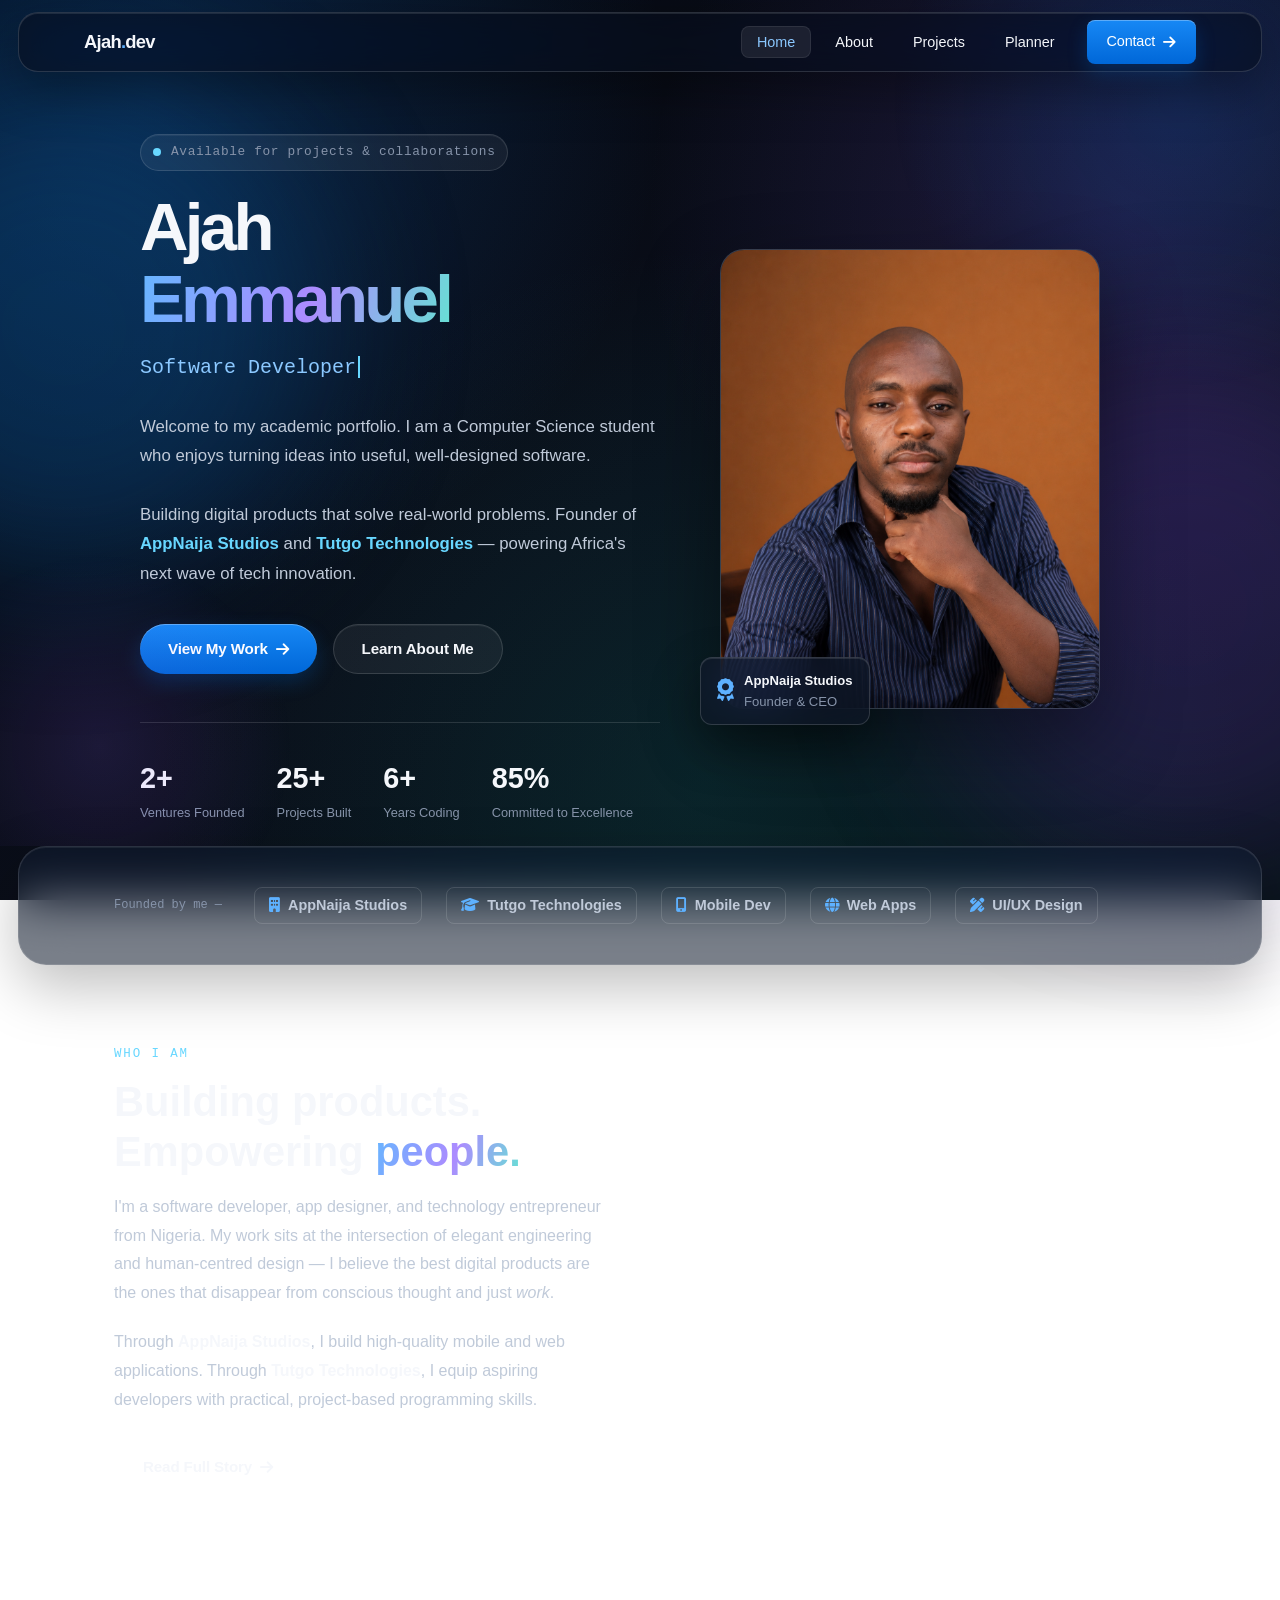
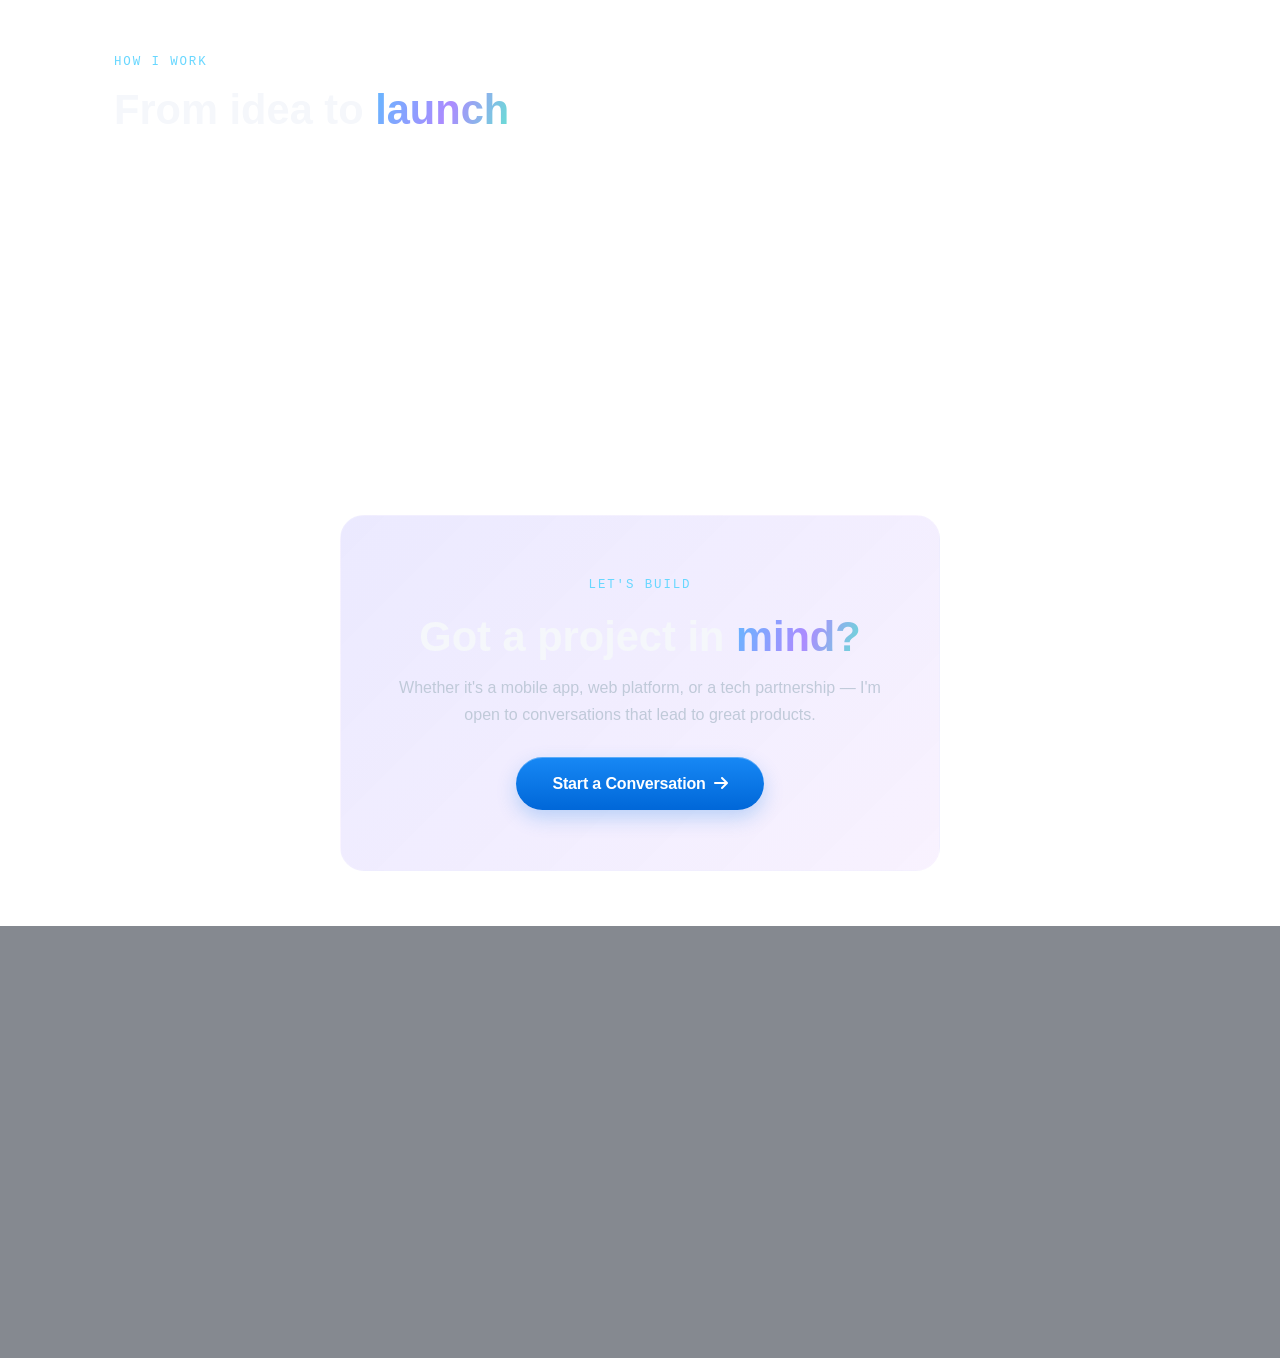
<file: index.html>
<!doctype html>
<html lang="en">
  <head>
    <meta charset="UTF-8" />
    <meta name="viewport" content="width=device-width, initial-scale=1.0" />
    <meta
      name="description"
      content="Ajah Onyekachi Emmanuel — Software Developer, App Designer &amp; Tech Entrepreneur. Founder of AppNaija Studios and Tutgo Technologies."
    />
    <title>Ajah Emmanuel — Software Developer &amp; Tech Entrepreneur</title>
    <link rel="stylesheet" href="https://cdnjs.cloudflare.com/ajax/libs/font-awesome/6.7.2/css/all.min.css" />
    <link rel="stylesheet" href="style.css" />
  </head>
  <body>
    <!-- ===== NAVBAR ===== -->
    <nav class="navbar" role="navigation" aria-label="Main navigation">
      <div class="container nav-inner">
        <a class="nav-logo" href="index.html">Ajah<span>.</span>dev</a>
        <ul class="nav-links" role="list">
          <li><a href="index.html" class="active">Home</a></li>
          <li><a href="about.html">About</a></li>
          <li><a href="projects.html">Projects</a></li>
          <li><a href="planner.html">Planner</a></li>
          <li>
            <a href="contact.html" class="btn btn-primary nav-cta">Contact <i class="fa-solid fa-arrow-right" aria-hidden="true"></i></a>
          </li>
        </ul>
        <button
          class="hamburger"
          aria-label="Toggle menu"
          aria-expanded="false"
        >
          <span></span><span></span><span></span>
        </button>
      </div>
    </nav>

    <!-- ===== HERO ===== -->
    <section class="hero" aria-label="Introduction">
      <div class="container">
        <div class="hero-grid">
          <div class="hero-content">
            <div class="hero-eyebrow">
              <div class="hero-dot"></div>
              <span>Available for projects &amp; collaborations</span>
            </div>

            <h1 class="hero-name">
              Ajah<br />
              <span class="accent">Emmanuel</span><br />
            </h1>

            <p class="hero-title" id="hero-typewriter">
              Software Developer<span class="cursor"></span>
            </p>

            <p class="hero-bio">
              Welcome to my academic portfolio. I am a Computer Science student
              who enjoys turning ideas into useful, well-designed software.
              <br /><br />
              Building digital products that solve real-world problems. Founder
              of <strong class="amber">AppNaija Studios</strong> and
              <strong class="amber">Tutgo Technologies</strong> — powering
              Africa's next wave of tech innovation.
            </p>

            <div class="hero-actions">
              <a href="projects.html" class="btn btn-primary">View My Work <i class="fa-solid fa-arrow-right" aria-hidden="true"></i></a>
              <a href="about.html" class="btn btn-outline">Learn About Me</a>
            </div>

            <div class="hero-stats">
              <div>
                <div class="stat-num" data-target="2" data-suffix="+">2+</div>
                <div class="stat-label">Ventures Founded</div>
              </div>
              <div>
                <div class="stat-num" data-target="25" data-suffix="+">25+</div>
                <div class="stat-label">Projects Built</div>
              </div>
              <div>
                <div class="stat-num" data-target="6" data-suffix="+">6+</div>
                <div class="stat-label">Years Coding</div>
              </div>
              <div>
                <div class="stat-num" data-target="85" data-suffix="%">85%</div>
                <div class="stat-label">Committed to Excellence</div>
              </div>
            </div>
          </div>

          <!-- Profile image -->
          <div class="hero-image-wrap">
            <div class="hero-image-frame">
              <img
                src="D59FB099-C880-4D05-9C3B-52ABBFCB6705.png"
                alt="Portrait of Ajah Emmanuel"
              />
            </div>
            <div class="hero-image-badge">
              <div class="badge-icon"><i class="fa-solid fa-award" aria-hidden="true"></i></div>
              <div class="badge-text">
                <strong>AppNaija Studios</strong>
                <span>Founder &amp; CEO</span>
              </div>
            </div>
          </div>
        </div>
      </div>
    </section>

    <!-- ===== VENTURES STRIP ===== -->
    <section class="featured-strip" aria-label="Ventures">
      <div class="container">
        <div class="featured-inner">
          <span class="featured-label">Founded by me —</span>
          <div class="featured-items">
            <a href="about.html" class="featured-item"><i class="fa-solid fa-building" aria-hidden="true"></i> AppNaija Studios</a>
            <a href="about.html" class="featured-item"><i class="fa-solid fa-graduation-cap" aria-hidden="true"></i> Tutgo Technologies</a>
            <a href="projects.html" class="featured-item"><i class="fa-solid fa-mobile-screen-button" aria-hidden="true"></i> Mobile Dev</a>
            <a href="projects.html" class="featured-item"><i class="fa-solid fa-globe" aria-hidden="true"></i> Web Apps</a>
            <a href="projects.html" class="featured-item"><i class="fa-solid fa-pen-ruler" aria-hidden="true"></i> UI/UX Design</a>
          </div>
        </div>
      </div>
    </section>

    <!-- ===== QUICK BIO ===== -->
    <section class="section fade-up" aria-label="Quick overview">
      <div class="container">
        <div
          style="
            display: grid;
            grid-template-columns: 1fr 1fr;
            gap: 48px;
            align-items: center;
          "
          class="about-quick-grid"
        >
          <div>
            <span class="section-label">who i am</span>
            <h2 class="section-title">
              Building products.<br />Empowering
              <span class="accent">people.</span>
            </h2>
            <p
              style="
                color: var(--slate-lt);
                line-height: 1.8;
                margin-bottom: 20px;
              "
            >
              I'm a software developer, app designer, and technology
              entrepreneur from Nigeria. My work sits at the intersection of
              elegant engineering and human-centred design — I believe the best
              digital products are the ones that disappear from conscious
              thought and just <em>work</em>.
            </p>
            <p
              style="
                color: var(--slate-lt);
                line-height: 1.8;
                margin-bottom: 28px;
              "
            >
              Through
              <strong style="color: var(--white)">AppNaija Studios</strong>, I
              build high-quality mobile and web applications. Through
              <strong style="color: var(--white)">Tutgo Technologies</strong>, I
              equip aspiring developers with practical, project-based
              programming skills.
            </p>
            <a href="about.html" class="btn btn-outline">Read Full Story <i class="fa-solid fa-arrow-right" aria-hidden="true"></i></a>
          </div>
          <div style="display: grid; grid-template-columns: 1fr 1fr; gap: 16px">
            <div class="card" style="text-align: center; padding: 24px 16px">
              <div class="feature-icon"><i class="fa-solid fa-mobile-screen-button" aria-hidden="true"></i></div>
              <div
                style="
                  font-family: var(--ff-display);
                  font-weight: 700;
                  margin-bottom: 4px;
                "
              >
                Mobile Dev
              </div>
              <div style="font-size: 0.82rem; color: var(--slate)">
                iOS &amp; Android apps
              </div>
            </div>
            <div class="card" style="text-align: center; padding: 24px 16px">
              <div class="feature-icon"><i class="fa-solid fa-globe" aria-hidden="true"></i></div>
              <div
                style="
                  font-family: var(--ff-display);
                  font-weight: 700;
                  margin-bottom: 4px;
                "
              >
                Web Tech
              </div>
              <div style="font-size: 0.82rem; color: var(--slate)">
                Modern web apps
              </div>
            </div>
            <div class="card" style="text-align: center; padding: 24px 16px">
              <div class="feature-icon"><i class="fa-solid fa-pen-ruler" aria-hidden="true"></i></div>
              <div
                style="
                  font-family: var(--ff-display);
                  font-weight: 700;
                  margin-bottom: 4px;
                "
              >
                UI/UX
              </div>
              <div style="font-size: 0.82rem; color: var(--slate)">
                User-centred design
              </div>
            </div>
            <div class="card" style="text-align: center; padding: 24px 16px">
              <div class="feature-icon"><i class="fa-solid fa-graduation-cap" aria-hidden="true"></i></div>
              <div
                style="
                  font-family: var(--ff-display);
                  font-weight: 700;
                  margin-bottom: 4px;
                "
              >
                EdTech
              </div>
              <div style="font-size: 0.82rem; color: var(--slate)">
                Dev education
              </div>
            </div>
          </div>
        </div>
      </div>
    </section>

    <!-- ===== WORKING STYLE ===== -->
    <section class="section fade-up" aria-label="How I work">
      <div class="container">
        <span class="section-label">how i work</span>
        <h2 class="section-title" style="margin-bottom: 32px">
          From idea to <span class="accent">launch</span>
        </h2>
        <div class="process-grid">
          <article class="process-card">
            <span>01</span>
            <h3>Discover</h3>
            <p>I clarify the problem, audience, goals, and constraints before writing code.</p>
          </article>
          <article class="process-card">
            <span>02</span>
            <h3>Design &amp; build</h3>
            <p>I turn the direction into a focused interface and a maintainable product.</p>
          </article>
          <article class="process-card">
            <span>03</span>
            <h3>Test &amp; improve</h3>
            <p>I validate the experience across devices, refine details, and prepare for launch.</p>
          </article>
        </div>
      </div>
    </section>

    <!-- ===== CTA ===== -->
    <section class="section fade-up" aria-label="Call to action">
      <div class="container">
        <div
          style="
            text-align: center;
            max-width: 600px;
            margin: 0 auto;
            padding: 60px 40px;
            background: linear-gradient(
              135deg,
              rgba(91, 77, 255, 0.12),
              rgba(168, 85, 247, 0.08)
            );
            border: 1px solid var(--border);
            border-radius: 24px;
          "
        >
          <span
            class="section-label"
            style="display: block; margin-bottom: 16px"
            >let's build</span
          >
          <h2 class="section-title" style="margin-bottom: 12px">
            Got a project in <span class="accent">mind?</span>
          </h2>
          <p
            style="
              color: var(--slate-lt);
              margin-bottom: 28px;
              line-height: 1.7;
            "
          >
            Whether it's a mobile app, web platform, or a tech partnership — I'm
            open to conversations that lead to great products.
          </p>
          <a
            href="contact.html"
            class="btn btn-primary"
            style="font-size: 1rem; padding: 14px 36px"
            >Start a Conversation <i class="fa-solid fa-arrow-right" aria-hidden="true"></i></a
          >
        </div>
      </div>
    </section>

    <!-- ===== FOOTER ===== -->
    <footer class="footer" role="contentinfo">
      <div class="container">
        <div class="footer-inner">
          <div>
            <div class="footer-logo">ajah<span>.</span>dev</div>
            <div class="footer-tagline">
              Software Developer · App Designer · Entrepreneur
            </div>
          </div>
          <div>
            <div class="footer-links-title">Navigate</div>
            <nav class="footer-nav">
              <a href="index.html">Home</a>
              <a href="about.html">About</a>
              <a href="projects.html">Projects</a>
              <a href="planner.html">Planner</a>
              <a href="contact.html">Contact</a>
            </nav>
          </div>
          <div>
            <div class="footer-links-title">Ventures</div>
            <nav class="footer-nav">
              <a href="about.html">AppNaija Studios</a>
              <a href="about.html">Tutgo Technologies</a>
            </nav>
          </div>
        </div>
        <div class="footer-bottom">
          <span>© 2026 Ajah Onyekachi Emmanuel. All rights reserved.</span>
          <div class="footer-socials">
            <a class="footer-social footer-email" href="mailto:emmanuel@appnaija.dev" aria-label="Email Ajah Emmanuel" title="Email">Email</a>
          </div>
        </div>
      </div>
    </footer>

    <script src="main.js"></script>
  </body>
</html>
</file>
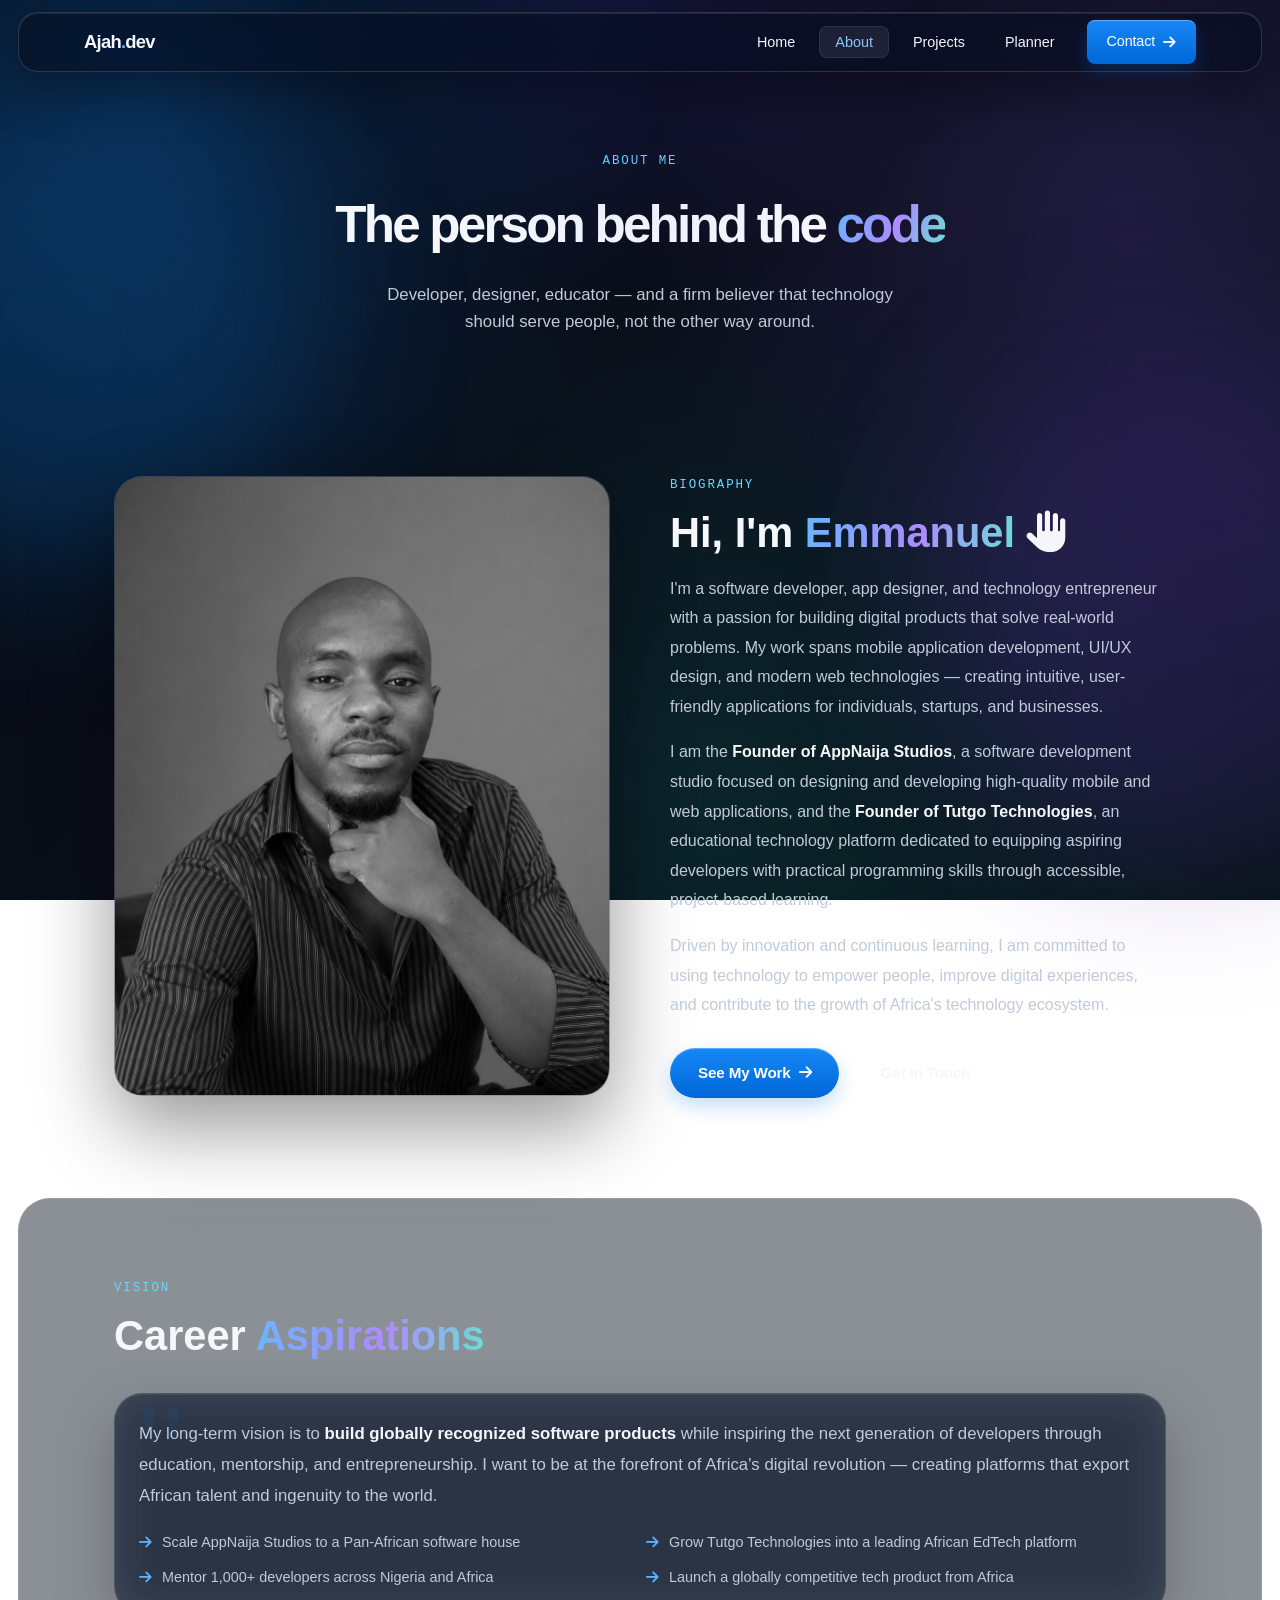
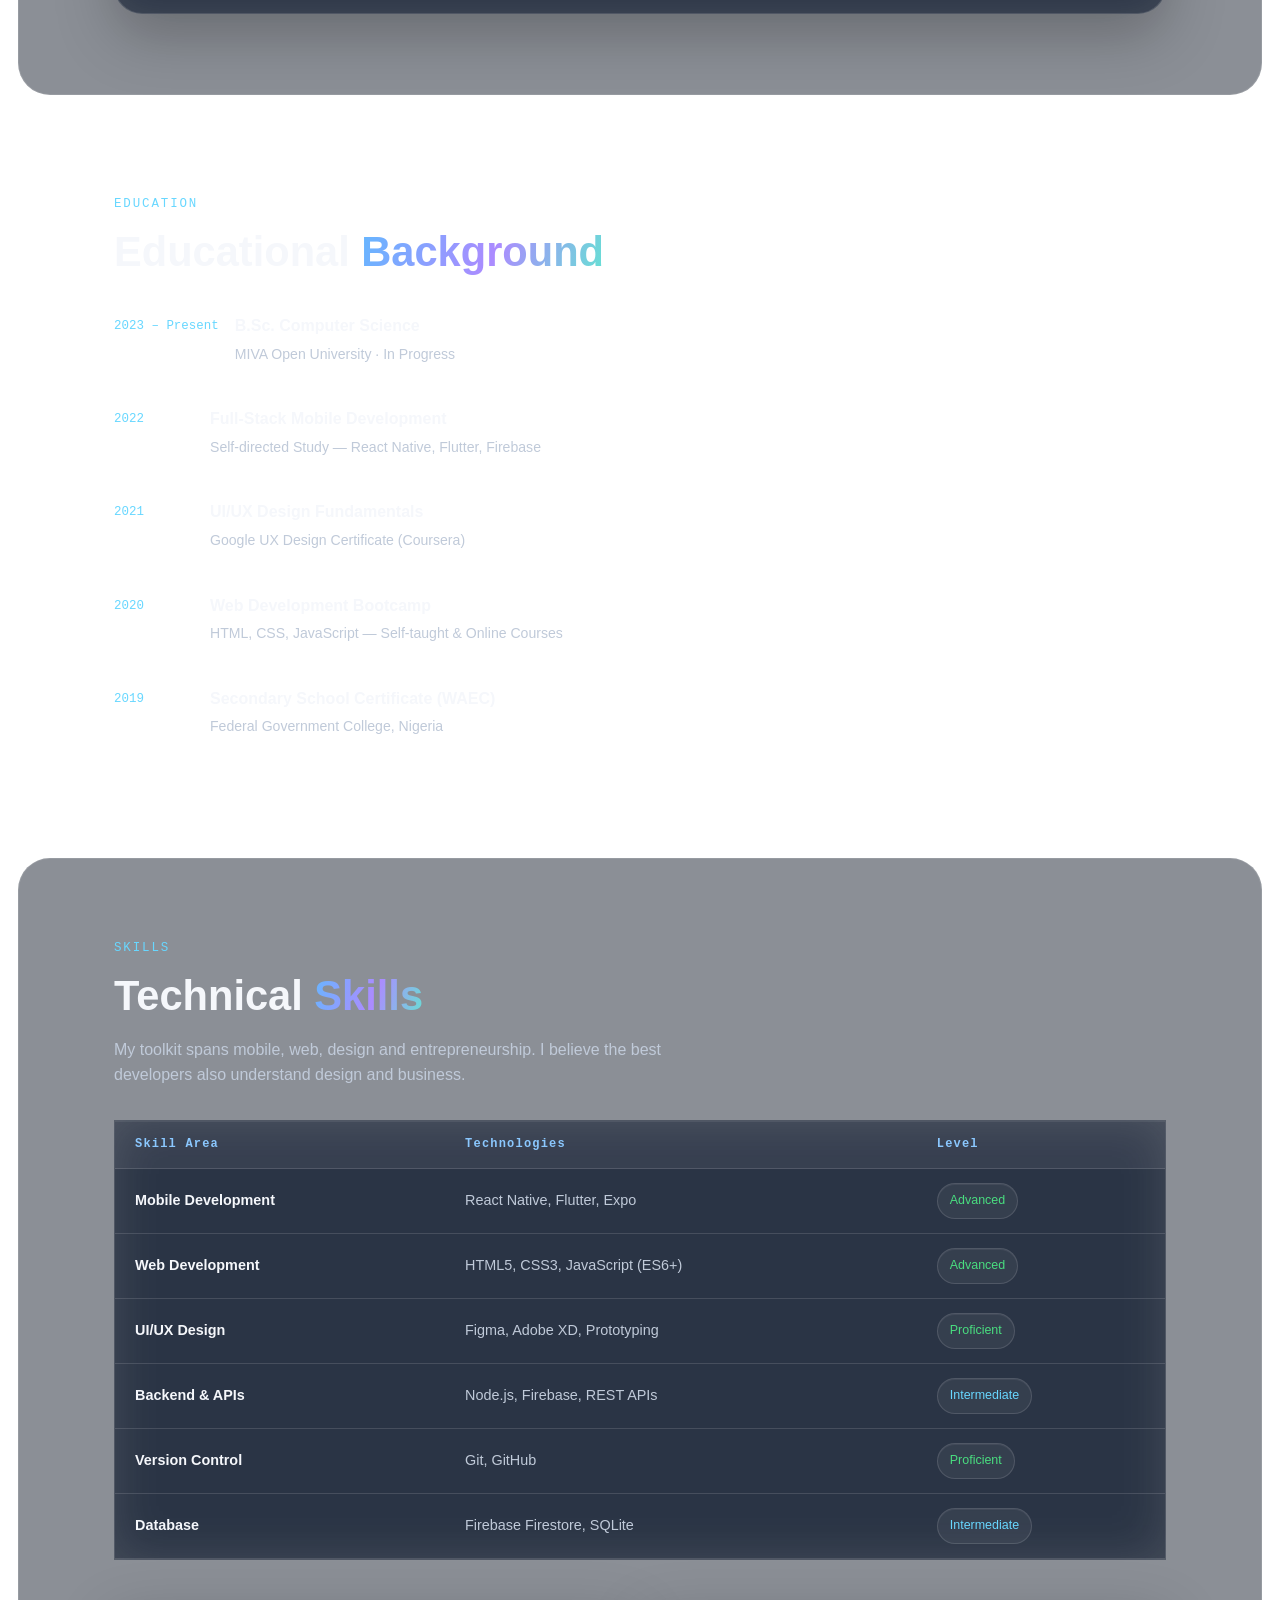
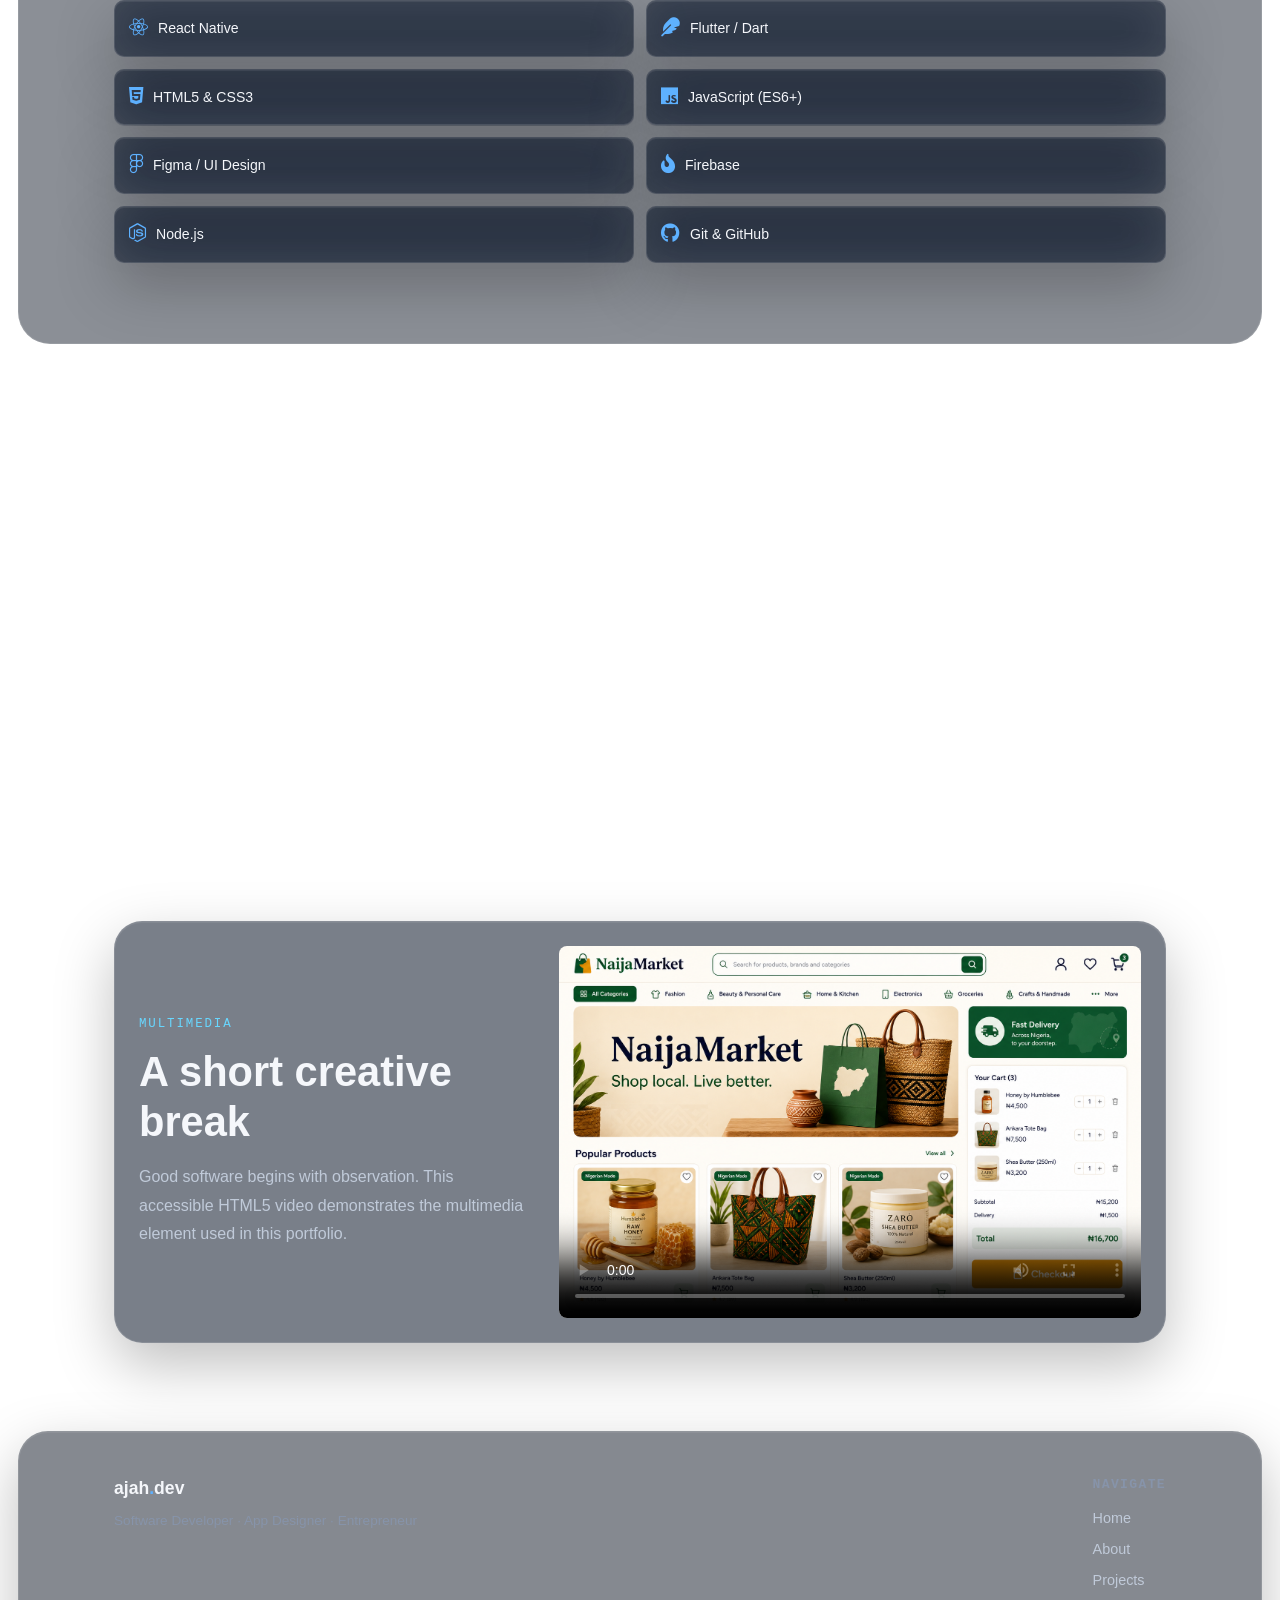
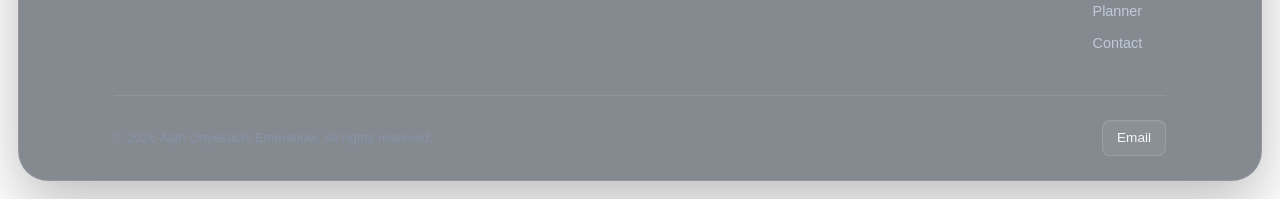
<file: about.html>
<!doctype html>
<html lang="en">
  <head>
    <meta charset="UTF-8" />
    <meta name="viewport" content="width=device-width, initial-scale=1.0" />
    <meta
      name="description"
      content="About Ajah Onyekachi Emmanuel — educational background, technical skills, career aspirations and hobbies."
    />
    <title>About — Ajah Emmanuel</title>
    <link rel="stylesheet" href="https://cdnjs.cloudflare.com/ajax/libs/font-awesome/6.7.2/css/all.min.css" />
    <link rel="stylesheet" href="style.css" />
  </head>
  <body>
    <!-- NAVBAR -->
    <nav class="navbar" role="navigation" aria-label="Main navigation">
      <div class="container nav-inner">
        <a class="nav-logo" href="index.html">Ajah<span>.</span>dev</a>
        <ul class="nav-links" role="list">
          <li><a href="index.html">Home</a></li>
          <li><a href="about.html" class="active">About</a></li>
          <li><a href="projects.html">Projects</a></li>
          <li><a href="planner.html">Planner</a></li>
          <li>
            <a href="contact.html" class="btn btn-primary nav-cta">Contact <i class="fa-solid fa-arrow-right" aria-hidden="true"></i></a>
          </li>
        </ul>
        <button
          class="hamburger"
          aria-label="Toggle menu"
          aria-expanded="false"
        >
          <span></span><span></span><span></span>
        </button>
      </div>
    </nav>

    <!-- PAGE HERO -->
    <header class="page-hero">
      <div class="container">
        <span class="section-label">about me</span>
        <h1 class="page-hero-title">
          The person behind the <span class="accent">code</span>
        </h1>
        <p class="page-hero-sub">
          Developer, designer, educator — and a firm believer that technology
          should serve people, not the other way around.
        </p>
      </div>
    </header>

    <!-- BIO + IMAGE -->
    <section class="section" aria-label="Biography">
      <div class="container">
        <div class="about-grid">
          <!-- Image -->
          <div class="about-image-frame fade-up">
            <img src="AjahEmmanuel.png" alt="Ajah Emmanuel in a studio portrait" />
          </div>

          <!-- Bio content -->
          <div class="fade-up">
            <span class="section-label">biography</span>
            <h2 class="section-title">
              Hi, I'm <span class="accent">Emmanuel</span> <i class="fa-solid fa-hand" aria-hidden="true"></i>
            </h2>
            <p
              style="
                color: var(--slate-lt);
                line-height: 1.85;
                margin-bottom: 16px;
              "
            >
              I'm a software developer, app designer, and technology
              entrepreneur with a passion for building digital products that
              solve real-world problems. My work spans mobile application
              development, UI/UX design, and modern web technologies — creating
              intuitive, user-friendly applications for individuals, startups,
              and businesses.
            </p>
            <p
              style="
                color: var(--slate-lt);
                line-height: 1.85;
                margin-bottom: 16px;
              "
            >
              I am the
              <strong style="color: var(--white)"
                >Founder of AppNaija Studios</strong
              >, a software development studio focused on designing and
              developing high-quality mobile and web applications, and the
              <strong style="color: var(--white)"
                >Founder of Tutgo Technologies</strong
              >, an educational technology platform dedicated to equipping
              aspiring developers with practical programming skills through
              accessible, project-based learning.
            </p>
            <p
              style="
                color: var(--slate-lt);
                line-height: 1.85;
                margin-bottom: 28px;
              "
            >
              Driven by innovation and continuous learning, I am committed to
              using technology to empower people, improve digital experiences,
              and contribute to the growth of Africa's technology ecosystem.
            </p>
            <div style="display: flex; gap: 12px; flex-wrap: wrap">
              <a href="projects.html" class="btn btn-primary">See My Work <i class="fa-solid fa-arrow-right" aria-hidden="true"></i></a>
              <a href="contact.html" class="btn btn-outline">Get In Touch</a>
            </div>
          </div>
        </div>
      </div>
    </section>

    <!-- CAREER ASPIRATIONS -->
    <section
      class="section fade-up"
      style="
        background: var(--navy-mid);
        border-top: 1px solid var(--border);
        border-bottom: 1px solid var(--border);
      "
      aria-label="Career aspirations"
    >
      <div class="container">
        <span class="section-label">vision</span>
        <h2 class="section-title" style="margin-bottom: 32px">
          Career <span class="accent">Aspirations</span>
        </h2>
        <div class="aspirations-box">
          <p
            style="
              position: relative;
              z-index: 1;
              font-size: 1.05rem;
              line-height: 1.85;
              color: var(--slate-lt);
            "
          >
            My long-term vision is to
            <strong style="color: var(--white)"
              >build globally recognized software products</strong
            >
            while inspiring the next generation of developers through education,
            mentorship, and entrepreneurship. I want to be at the forefront of
            Africa's digital revolution — creating platforms that export African
            talent and ingenuity to the world.
          </p>
          <ul
            style="
              position: relative;
              z-index: 1;
              margin-top: 20px;
              display: grid;
              grid-template-columns: 1fr 1fr;
              gap: 12px;
              list-style: none;
            "
          >
            <li
              style="
                display: flex;
                align-items: flex-start;
                gap: 10px;
                font-size: 0.9rem;
                color: var(--slate-lt);
              "
            >
              <i class="fa-solid fa-arrow-right" aria-hidden="true"></i>
              Scale AppNaija Studios to a Pan-African software house
            </li>
            <li
              style="
                display: flex;
                align-items: flex-start;
                gap: 10px;
                font-size: 0.9rem;
                color: var(--slate-lt);
              "
            >
              <i class="fa-solid fa-arrow-right" aria-hidden="true"></i>
              Grow Tutgo Technologies into a leading African EdTech platform
            </li>
            <li
              style="
                display: flex;
                align-items: flex-start;
                gap: 10px;
                font-size: 0.9rem;
                color: var(--slate-lt);
              "
            >
              <i class="fa-solid fa-arrow-right" aria-hidden="true"></i>
              Mentor 1,000+ developers across Nigeria and Africa
            </li>
            <li
              style="
                display: flex;
                align-items: flex-start;
                gap: 10px;
                font-size: 0.9rem;
                color: var(--slate-lt);
              "
            >
              <i class="fa-solid fa-arrow-right" aria-hidden="true"></i>
              Launch a globally competitive tech product from Africa
            </li>
          </ul>
        </div>
      </div>
    </section>

    <!-- EDUCATION -->
    <section class="section fade-up" aria-label="Education">
      <div class="container">
        <span class="section-label">education</span>
        <h2 class="section-title">
          Educational <span class="accent">Background</span>
        </h2>
        <div class="edu-timeline" role="list">
          <div class="edu-item" role="listitem">
            <div class="edu-year">2023 – Present</div>
            <div>
              <div class="edu-degree">B.Sc. Computer Science</div>
              <div class="edu-school">MIVA Open University · In Progress</div>
            </div>
          </div>
          <div class="edu-item" role="listitem">
            <div class="edu-year">2022</div>
            <div>
              <div class="edu-degree">Full-Stack Mobile Development</div>
              <div class="edu-school">
                Self-directed Study — React Native, Flutter, Firebase
              </div>
            </div>
          </div>
          <div class="edu-item" role="listitem">
            <div class="edu-year">2021</div>
            <div>
              <div class="edu-degree">UI/UX Design Fundamentals</div>
              <div class="edu-school">
                Google UX Design Certificate (Coursera)
              </div>
            </div>
          </div>
          <div class="edu-item" role="listitem">
            <div class="edu-year">2020</div>
            <div>
              <div class="edu-degree">Web Development Bootcamp</div>
              <div class="edu-school">
                HTML, CSS, JavaScript — Self-taught &amp; Online Courses
              </div>
            </div>
          </div>
          <div class="edu-item" role="listitem">
            <div class="edu-year">2019</div>
            <div>
              <div class="edu-degree">Secondary School Certificate (WAEC)</div>
              <div class="edu-school">Federal Government College, Nigeria</div>
            </div>
          </div>
        </div>
      </div>
    </section>

    <!-- TECHNICAL SKILLS -->
    <section
      class="section fade-up"
      style="
        background: var(--navy-mid);
        border-top: 1px solid var(--border);
        border-bottom: 1px solid var(--border);
      "
      aria-label="Technical skills"
    >
      <div class="container">
        <span class="section-label">skills</span>
        <h2 class="section-title">
          Technical <span class="accent">Skills</span>
        </h2>
        <p
          style="color: var(--slate-lt); margin-bottom: 32px; max-width: 560px"
        >
          My toolkit spans mobile, web, design and entrepreneurship. I believe
          the best developers also understand design and business.
        </p>

        <!-- Skills table -->
        <div style="overflow-x: auto; margin-bottom: 40px">
          <table class="tech-table" aria-label="Skills by category">
            <thead>
              <tr>
                <th>Skill Area</th>
                <th>Technologies</th>
                <th>Level</th>
              </tr>
            </thead>
            <tbody>
              <tr>
                <td>Mobile Development</td>
                <td>React Native, Flutter, Expo</td>
                <td><span class="status-badge status-live">Advanced</span></td>
              </tr>
              <tr>
                <td>Web Development</td>
                <td>HTML5, CSS3, JavaScript (ES6+)</td>
                <td><span class="status-badge status-live">Advanced</span></td>
              </tr>
              <tr>
                <td>UI/UX Design</td>
                <td>Figma, Adobe XD, Prototyping</td>
                <td>
                  <span class="status-badge status-live">Proficient</span>
                </td>
              </tr>
              <tr>
                <td>Backend &amp; APIs</td>
                <td>Node.js, Firebase, REST APIs</td>
                <td>
                  <span class="status-badge status-wip">Intermediate</span>
                </td>
              </tr>
              <tr>
                <td>Version Control</td>
                <td>Git, GitHub</td>
                <td>
                  <span class="status-badge status-live">Proficient</span>
                </td>
              </tr>
              <tr>
                <td>Database</td>
                <td>Firebase Firestore, SQLite</td>
                <td>
                  <span class="status-badge status-wip">Intermediate</span>
                </td>
              </tr>
            </tbody>
          </table>
        </div>

        <div class="skills-grid">
          <div class="skill-item">
            <span class="skill-icon"><i class="fa-brands fa-react" aria-hidden="true"></i></span> React Native
          </div>
          <div class="skill-item">
            <span class="skill-icon"><i class="fa-solid fa-feather" aria-hidden="true"></i></span> Flutter / Dart
          </div>
          <div class="skill-item">
            <span class="skill-icon"><i class="fa-brands fa-html5" aria-hidden="true"></i></span> HTML5 &amp; CSS3
          </div>
          <div class="skill-item">
            <span class="skill-icon"><i class="fa-brands fa-js" aria-hidden="true"></i></span> JavaScript (ES6+)
          </div>
          <div class="skill-item">
            <span class="skill-icon"><i class="fa-brands fa-figma" aria-hidden="true"></i></span> Figma / UI Design
          </div>
          <div class="skill-item">
            <span class="skill-icon"><i class="fa-solid fa-fire-flame-curved" aria-hidden="true"></i></span> Firebase
          </div>
          <div class="skill-item">
            <span class="skill-icon"><i class="fa-brands fa-node-js" aria-hidden="true"></i></span> Node.js
          </div>
          <div class="skill-item">
            <span class="skill-icon"><i class="fa-brands fa-github" aria-hidden="true"></i></span> Git &amp; GitHub
          </div>
        </div>
      </div>
    </section>

    <!-- HOBBIES -->
    <section class="section fade-up" aria-label="Hobbies and interests">
      <div class="container">
        <span class="section-label">beyond code</span>
        <h2 class="section-title">
          Hobbies &amp; <span class="accent">Interests</span>
        </h2>
        <div class="hobbies-grid">
          <div class="hobby-card">
            <div class="hobby-icon"><i class="fa-solid fa-book-open" aria-hidden="true"></i></div>
            Tech Blogs &amp; Books
          </div>
          <div class="hobby-card">
            <div class="hobby-icon"><i class="fa-solid fa-gamepad" aria-hidden="true"></i></div>
            Strategy Gaming
          </div>
          <div class="hobby-card">
            <div class="hobby-icon"><i class="fa-solid fa-music" aria-hidden="true"></i></div>
            Music &amp; Afrobeats
          </div>
          <div class="hobby-card">
            <div class="hobby-icon"><i class="fa-solid fa-futbol" aria-hidden="true"></i></div>
            Football
          </div>
          <div class="hobby-card">
            <div class="hobby-icon"><i class="fa-solid fa-puzzle-piece" aria-hidden="true"></i></div>
            Problem Solving
          </div>
          <div class="hobby-card">
            <div class="hobby-icon"><i class="fa-solid fa-earth-africa" aria-hidden="true"></i></div>
            Africa's Tech Scene
          </div>
          <div class="hobby-card">
            <div class="hobby-icon"><i class="fa-solid fa-microphone-lines" aria-hidden="true"></i></div>
            Podcasts
          </div>
          <div class="hobby-card">
            <div class="hobby-icon"><i class="fa-solid fa-dumbbell" aria-hidden="true"></i></div>
            Fitness
          </div>
        </div>
      </div>
    </section>

    <!-- MULTIMEDIA -->
    <section class="media-section fade-up" aria-labelledby="multimedia-title">
      <div class="container">
        <div class="media-card media-layout">
          <div>
            <span class="section-label">multimedia</span>
            <h2 class="section-title" id="multimedia-title">A short creative break</h2>
            <p class="media-copy">
              Good software begins with observation. This accessible HTML5 video
              demonstrates the multimedia element used in this portfolio.
            </p>
          </div>
          <video controls preload="metadata" poster="project-naijamarket.png">
            <source
              src="https://developer.mozilla.org/shared-assets/videos/flower.mp4"
              type="video/mp4"
            />
            Your browser does not support embedded video.
            <a href="https://developer.mozilla.org/shared-assets/videos/flower.mp4">Download the video</a>.
          </video>
        </div>
      </div>
    </section>

    <!-- FOOTER -->
    <footer class="footer" role="contentinfo">
      <div class="container">
        <div class="footer-inner">
          <div>
            <div class="footer-logo">ajah<span>.</span>dev</div>
            <div class="footer-tagline">
              Software Developer · App Designer · Entrepreneur
            </div>
          </div>
          <div>
            <div class="footer-links-title">Navigate</div>
            <nav class="footer-nav">
              <a href="index.html">Home</a>
              <a href="about.html">About</a>
              <a href="projects.html">Projects</a>
              <a href="planner.html">Planner</a>
              <a href="contact.html">Contact</a>
            </nav>
          </div>
        </div>
        <div class="footer-bottom">
          <span>© 2026 Ajah Onyekachi Emmanuel. All rights reserved.</span>
          <div class="footer-socials">
            <a class="footer-social footer-email" href="mailto:emmanuel@appnaija.dev" aria-label="Email Ajah Emmanuel">Email</a>
          </div>
        </div>
      </div>
    </footer>

    <script src="main.js"></script>
  </body>
</html>
</file>
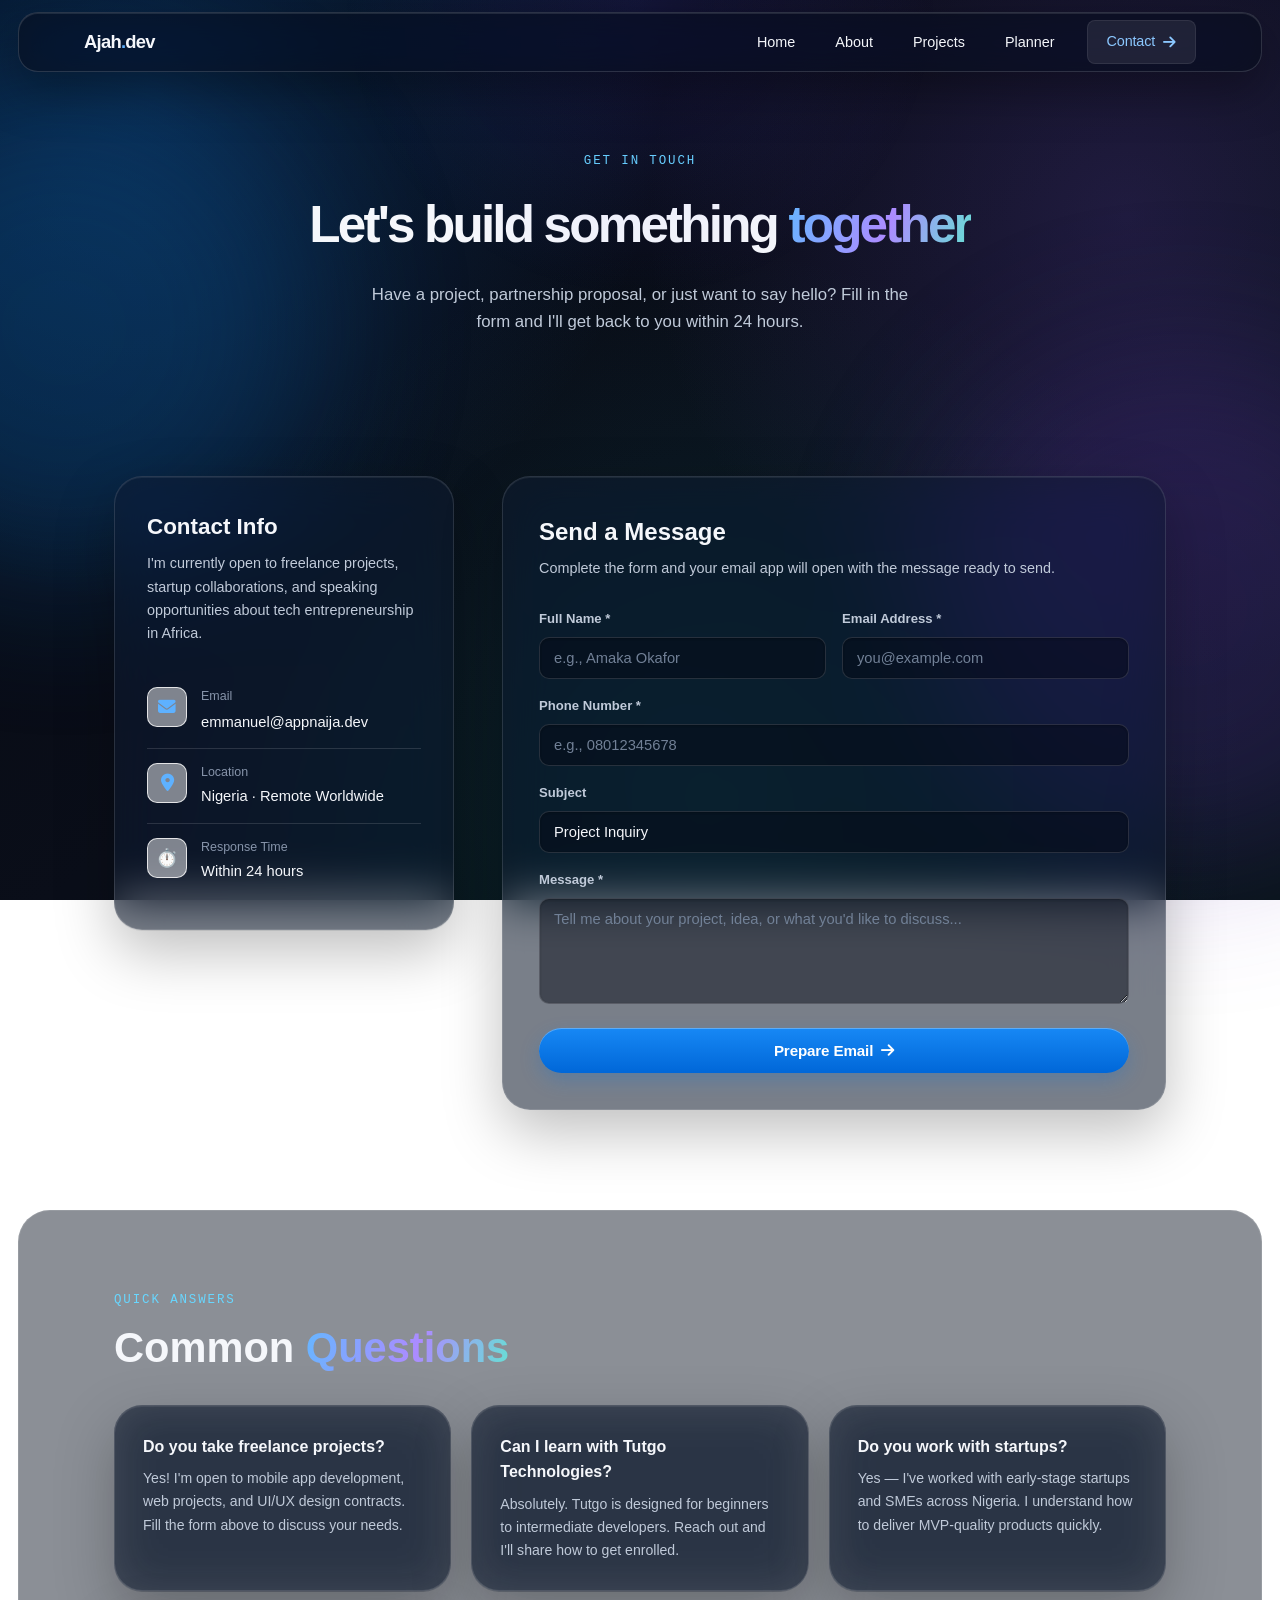
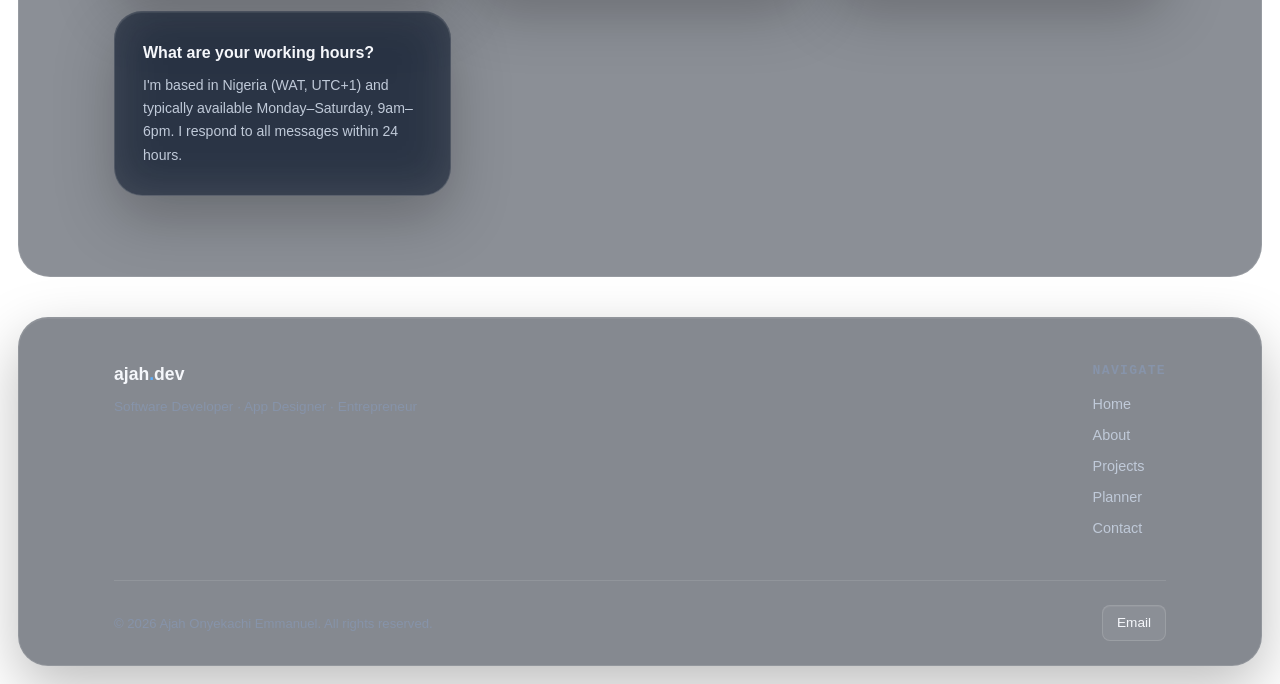
<file: contact.html>
<!doctype html>
<html lang="en">
  <head>
    <meta charset="UTF-8" />
    <meta name="viewport" content="width=device-width, initial-scale=1.0" />
    <meta
      name="description"
      content="Contact Ajah Onyekachi Emmanuel — for project inquiries, collaboration, or mentorship."
    />
    <title>Contact — Ajah Emmanuel</title>
    <link rel="stylesheet" href="https://cdnjs.cloudflare.com/ajax/libs/font-awesome/6.7.2/css/all.min.css" />
    <link rel="stylesheet" href="style.css" />
  </head>
  <body>
    <!-- NAVBAR -->
    <nav class="navbar" role="navigation" aria-label="Main navigation">
      <div class="container nav-inner">
        <a class="nav-logo" href="index.html">Ajah<span>.</span>dev</a>

        <ul class="nav-links" role="list">
          <li><a href="index.html">Home</a></li>
          <li><a href="about.html">About</a></li>
          <li><a href="projects.html">Projects</a></li>
          <li><a href="planner.html">Planner</a></li>
          <li>
            <a href="contact.html" class="btn btn-primary nav-cta active"
              >Contact <i class="fa-solid fa-arrow-right" aria-hidden="true"></i></a
            >
          </li>
        </ul>
        <button
          class="hamburger"
          aria-label="Toggle menu"
          aria-expanded="false"
        >
          <span></span><span></span><span></span>
        </button>
      </div>
    </nav>

    <!-- PAGE HERO -->
    <header class="page-hero">
      <div class="container">
        <span class="section-label">get in touch</span>
        <h1 class="page-hero-title">
          Let's build something <span class="accent">together</span>
        </h1>
        <p class="page-hero-sub">
          Have a project, partnership proposal, or just want to say hello? Fill
          in the form and I'll get back to you within 24 hours.
        </p>
      </div>
    </header>

    <!-- CONTACT SECTION -->
    <section class="section" aria-label="Contact form">
      <div class="container">
        <div class="contact-grid">
          <!-- INFO CARD -->
          <aside aria-label="Contact information">
            <div class="contact-info-card">
              <div class="contact-info-title">Contact Info</div>
              <p class="contact-info-sub">
                I'm currently open to freelance projects, startup
                collaborations, and speaking opportunities about tech
                entrepreneurship in Africa.
              </p>

              <div class="contact-detail">
                <div class="contact-icon" aria-hidden="true"><i class="fa-solid fa-envelope"></i></div>
                <div>
                  <div class="contact-detail-label">Email</div>
                  <a class="contact-detail-value contact-link" href="mailto:emmanuel@appnaija.dev">emmanuel@appnaija.dev</a>
                </div>
              </div>

              <div class="contact-detail">
                <div class="contact-icon" aria-hidden="true"><i class="fa-solid fa-location-dot"></i></div>
                <div>
                  <div class="contact-detail-label">Location</div>
                  <div class="contact-detail-value">
                    Nigeria · Remote Worldwide
                  </div>
                </div>
              </div>

              <div class="contact-detail">
                <div class="contact-icon" aria-hidden="true">⏱️</div>
                <div>
                  <div class="contact-detail-label">Response Time</div>
                  <div class="contact-detail-value">Within 24 hours</div>
                </div>
              </div>

            </div>
          </aside>

          <!-- FORM CARD -->
          <div>
            <div class="contact-form-card">
              <div class="contact-form-title">Send a Message</div>
              <p class="contact-form-sub">
                Complete the form and your email app will open with the message ready to send.
              </p>

              <!-- The contact form -->
              <form id="contact-form" novalidate aria-label="Contact form">
                <div class="form-row">
                  <!-- Name -->
                  <div class="form-group">
                    <label class="form-label" for="cf-name">Full Name *</label>
                    <input
                      type="text"
                      id="cf-name"
                      class="form-input"
                      placeholder="e.g., Amaka Okafor"
                      required
                      autocomplete="name"
                      aria-required="true"
                      aria-describedby="err-name"
                    />
                    <span id="err-name" class="field-error" role="alert"></span>
                  </div>

                  <!-- Email -->
                  <div class="form-group">
                    <label class="form-label" for="cf-email"
                      >Email Address *</label
                    >
                    <input
                      type="email"
                      id="cf-email"
                      class="form-input"
                      placeholder="you@example.com"
                      required
                      autocomplete="email"
                      aria-required="true"
                      aria-describedby="err-email"
                    />
                    <span
                      id="err-email"
                      class="field-error"
                      role="alert"
                    ></span>
                  </div>
                </div>

                <!-- Phone -->
                <div class="form-group">
                  <label class="form-label" for="cf-phone"
                    >Phone Number *</label
                  >
                  <input
                    type="tel"
                    id="cf-phone"
                    class="form-input"
                    placeholder="e.g., 08012345678"
                      required
                      autocomplete="tel"
                      inputmode="numeric"
                      pattern="[0-9]{7,15}"
                      aria-required="true"
                    aria-describedby="err-phone"
                  />
                  <span id="err-phone" class="field-error" role="alert"></span>
                </div>

                <!-- Subject -->
                <div class="form-group">
                  <label class="form-label" for="cf-subject">Subject</label>
                  <select id="cf-subject" class="form-select">
                    <option value="Project Inquiry">Project Inquiry</option>
                    <option value="Collaboration">Collaboration</option>
                    <option value="Tutgo / Education">
                      Tutgo / Education
                    </option>
                    <option value="Mentorship">Mentorship</option>
                    <option value="General">General Message</option>
                  </select>
                </div>

                <!-- Message -->
                <div class="form-group">
                  <label class="form-label" for="cf-message">Message *</label>
                  <textarea
                    id="cf-message"
                    class="form-textarea"
                    rows="5"
                    placeholder="Tell me about your project, idea, or what you'd like to discuss..."
                    required
                    aria-required="true"
                    aria-describedby="err-message"
                  ></textarea>
                  <span
                    id="err-message"
                    class="field-error"
                    role="alert"
                  ></span>
                </div>

                <button
                  type="submit"
                  class="btn btn-primary"
                  style="width: 100%; justify-content: center; padding: 14px"
                >
                  Prepare Email <i class="fa-solid fa-arrow-right" aria-hidden="true"></i>
                </button>
              </form>

              <!-- Success message -->
              <div
                id="form-success"
                class="form-success"
                role="alert"
                aria-live="polite"
              >
                <div class="success-icon"><i class="fa-solid fa-envelope-circle-check" aria-hidden="true"></i></div>
                <div class="success-title">Email draft prepared</div>
                <p class="success-sub" style="margin-bottom: 20px">
                  Your email app should now be open. Review the message there,
                  then press send when you are ready.
                </p>
                <button id="form-reset" class="btn btn-outline">
                  Send Another Message
                </button>
              </div>
            </div>
          </div>
        </div>
        <!-- /contact-grid -->
      </div>
    </section>

    <!-- FAQ / QUICK INFO -->
    <section
      class="section fade-up"
      style="background: var(--navy-mid); border-top: 1px solid var(--border)"
      aria-label="FAQ"
    >
      <div class="container">
        <span class="section-label">quick answers</span>
        <h2 class="section-title" style="margin-bottom: 32px">
          Common <span class="accent">Questions</span>
        </h2>
        <div
          style="
            display: grid;
            grid-template-columns: repeat(auto-fill, minmax(280px, 1fr));
            gap: 20px;
          "
        >
          <div class="card">
            <h3
              style="
                font-family: var(--ff-display);
                font-weight: 700;
                margin-bottom: 8px;
                font-size: 1rem;
              "
            >
              Do you take freelance projects?
            </h3>
            <p
              style="
                font-size: 0.88rem;
                color: var(--slate-lt);
                line-height: 1.65;
              "
            >
              Yes! I'm open to mobile app development, web projects, and UI/UX
              design contracts. Fill the form above to discuss your needs.
            </p>
          </div>
          <div class="card">
            <h3
              style="
                font-family: var(--ff-display);
                font-weight: 700;
                margin-bottom: 8px;
                font-size: 1rem;
              "
            >
              Can I learn with Tutgo Technologies?
            </h3>
            <p
              style="
                font-size: 0.88rem;
                color: var(--slate-lt);
                line-height: 1.65;
              "
            >
              Absolutely. Tutgo is designed for beginners to intermediate
              developers. Reach out and I'll share how to get enrolled.
            </p>
          </div>
          <div class="card">
            <h3
              style="
                font-family: var(--ff-display);
                font-weight: 700;
                margin-bottom: 8px;
                font-size: 1rem;
              "
            >
              Do you work with startups?
            </h3>
            <p
              style="
                font-size: 0.88rem;
                color: var(--slate-lt);
                line-height: 1.65;
              "
            >
              Yes — I've worked with early-stage startups and SMEs across
              Nigeria. I understand how to deliver MVP-quality products quickly.
            </p>
          </div>
          <div class="card">
            <h3
              style="
                font-family: var(--ff-display);
                font-weight: 700;
                margin-bottom: 8px;
                font-size: 1rem;
              "
            >
              What are your working hours?
            </h3>
            <p
              style="
                font-size: 0.88rem;
                color: var(--slate-lt);
                line-height: 1.65;
              "
            >
              I'm based in Nigeria (WAT, UTC+1) and typically available
              Monday–Saturday, 9am–6pm. I respond to all messages within 24
              hours.
            </p>
          </div>
        </div>
      </div>
    </section>

    <!-- FOOTER -->
    <footer class="footer" role="contentinfo">
      <div class="container">
        <div class="footer-inner">
          <div>
            <div class="footer-logo">ajah<span>.</span>dev</div>
            <div class="footer-tagline">
              Software Developer · App Designer · Entrepreneur
            </div>
          </div>
          <div>
            <div class="footer-links-title">Navigate</div>
            <nav class="footer-nav">
              <a href="index.html">Home</a>
              <a href="about.html">About</a>
              <a href="projects.html">Projects</a>
              <a href="planner.html">Planner</a>
              <a href="contact.html">Contact</a>
            </nav>
          </div>
        </div>
        <div class="footer-bottom">
          <span>© 2026 Ajah Onyekachi Emmanuel. All rights reserved.</span>
          <div class="footer-socials">
            <a class="footer-social footer-email" href="mailto:emmanuel@appnaija.dev" aria-label="Email Ajah Emmanuel">Email</a>
          </div>
        </div>
      </div>
    </footer>

    <script src="main.js"></script>
  </body>
</html>
</file>
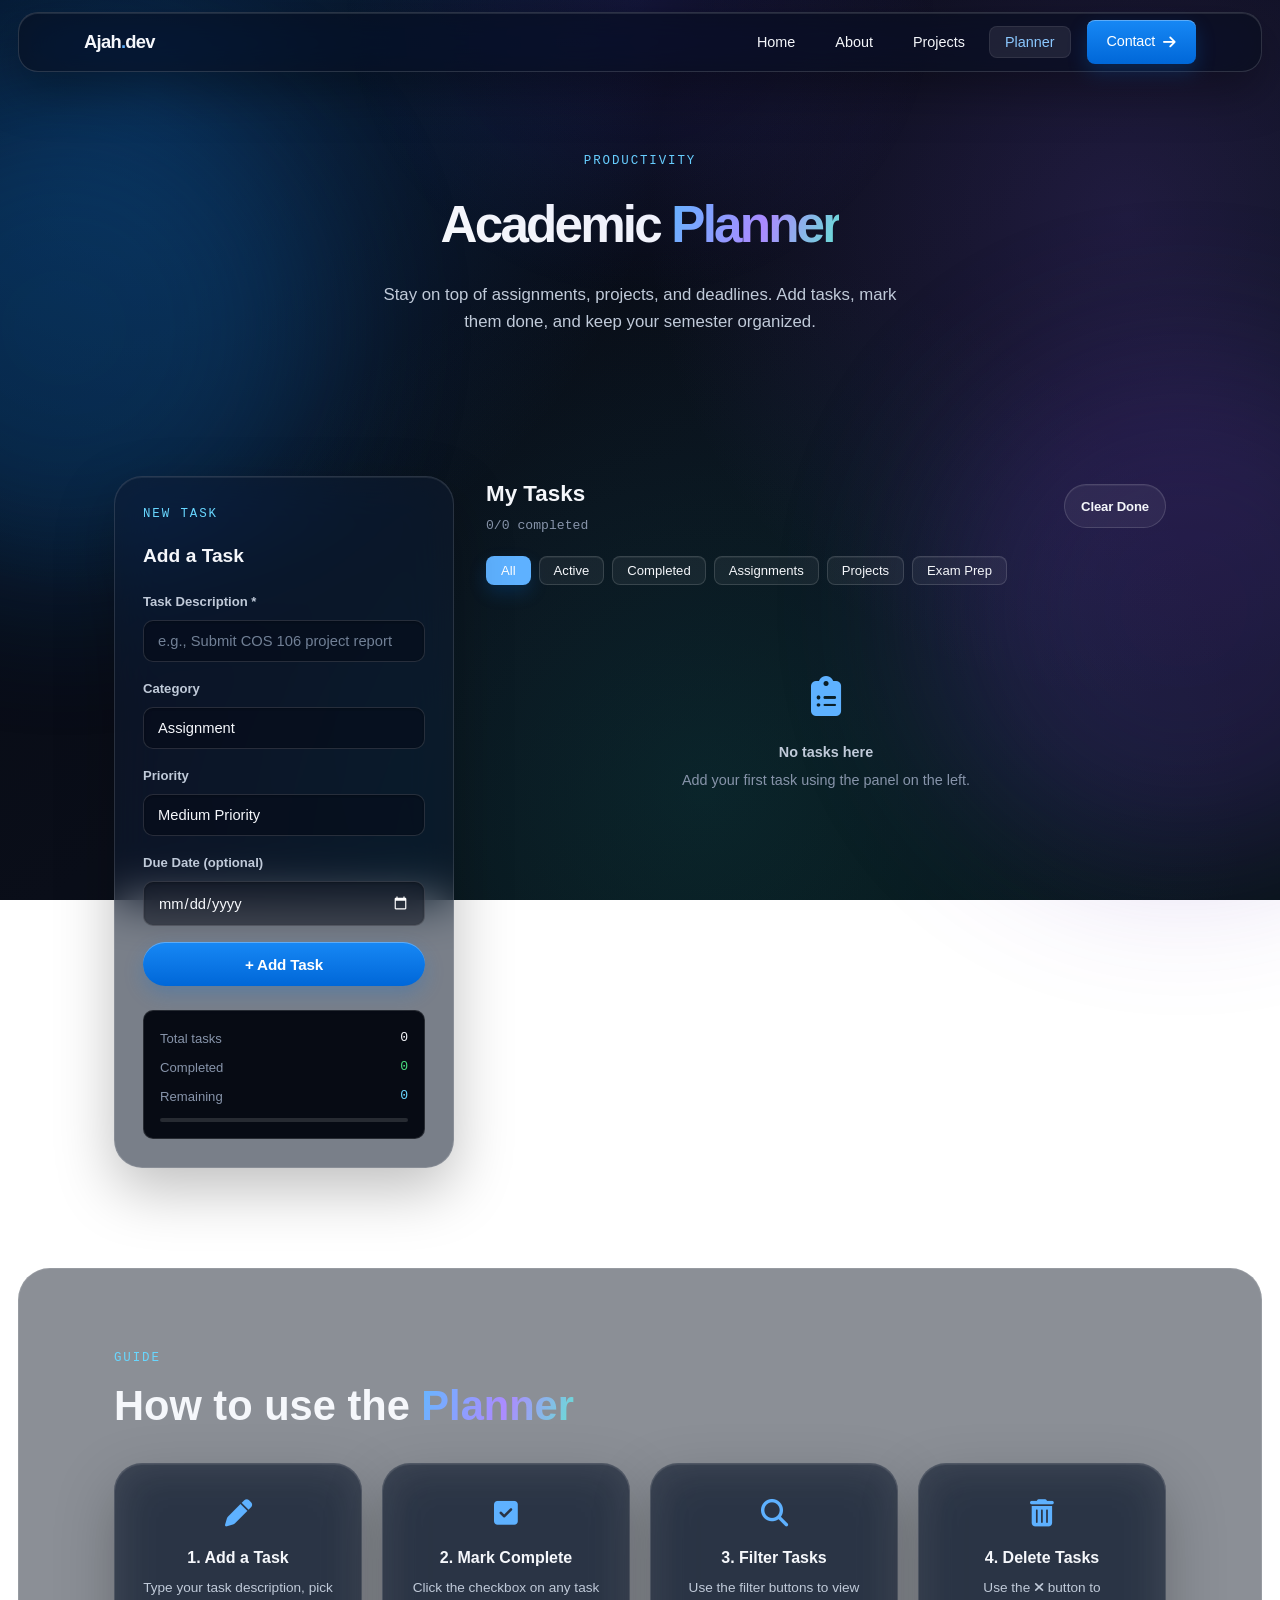
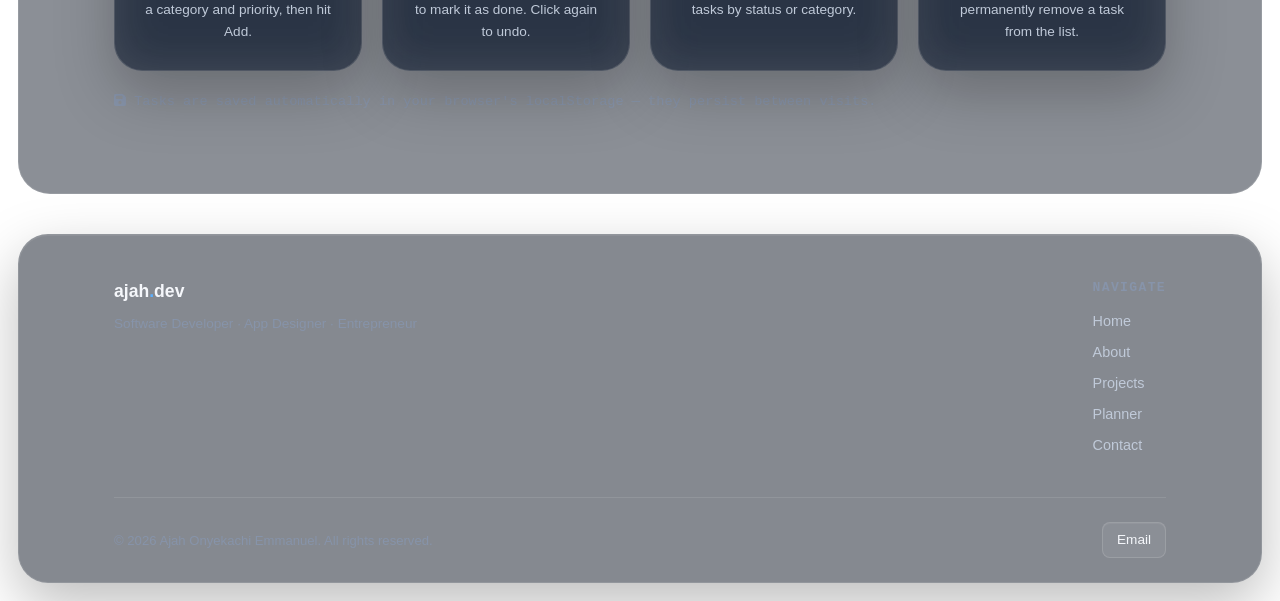
<file: planner.html>
<!doctype html>
<html lang="en">
  <head>
    <meta charset="UTF-8" />
    <meta name="viewport" content="width=device-width, initial-scale=1.0" />
    <meta
      name="description"
      content="Academic Planner — Manage your university tasks, assignments and deadlines."
    />
    <title>Academic Planner — Ajah Emmanuel</title>
    <link rel="stylesheet" href="https://cdnjs.cloudflare.com/ajax/libs/font-awesome/6.7.2/css/all.min.css" />
    <link rel="stylesheet" href="style.css" />
  </head>
  <body>
    <!-- NAVBAR -->
    <nav class="navbar" role="navigation" aria-label="Main navigation">
      <div class="container nav-inner">
        <a class="nav-logo" href="index.html">Ajah<span>.</span>dev</a>
        <ul class="nav-links" role="list">
          <li><a href="index.html">Home</a></li>
          <li><a href="about.html">About</a></li>
          <li><a href="projects.html">Projects</a></li>
          <li><a href="planner.html" class="active">Planner</a></li>
          <li>
            <a href="contact.html" class="btn btn-primary nav-cta">Contact <i class="fa-solid fa-arrow-right" aria-hidden="true"></i></a>
          </li>
        </ul>
        <button
          class="hamburger"
          aria-label="Toggle menu"
          aria-expanded="false"
        >
          <span></span><span></span><span></span>
        </button>
      </div>
    </nav>

    <!-- PAGE HERO -->
    <header class="page-hero">
      <div class="container">
        <span class="section-label">productivity</span>
        <h1 class="page-hero-title">
          Academic <span class="accent">Planner</span>
        </h1>
        <p class="page-hero-sub">
          Stay on top of assignments, projects, and deadlines. Add tasks, mark
          them done, and keep your semester organized.
        </p>
      </div>
    </header>

    <!-- PLANNER -->
    <section class="section" aria-label="Task planner">
      <div class="container">
        <div class="planner-layout">
          <!-- ADD TASK PANEL -->
          <aside aria-label="Add new task">
            <div class="planner-input-card">
              <span class="section-label" style="margin-bottom: 16px"
                >new task</span
              >
              <h2
                style="
                  font-family: var(--ff-display);
                  font-size: 1.2rem;
                  font-weight: 700;
                  margin-bottom: 20px;
                "
              >
                Add a Task
              </h2>

              <form id="task-form" novalidate aria-label="Task creation form">
                <div class="form-group">
                  <label class="form-label" for="task-text"
                    >Task Description *</label
                  >
                  <input
                    type="text"
                    id="task-text"
                    class="form-input"
                    placeholder="e.g., Submit COS 106 project report"
                    required
                    maxlength="120"
                    aria-required="true"
                  />
                </div>

                <div class="form-group">
                  <label class="form-label" for="task-category">Category</label>
                  <select id="task-category" class="form-select">
                    <option value="Assignment">Assignment</option>
                    <option value="Exam Prep">Exam Prep</option>
                    <option value="Project">Project</option>
                    <option value="Reading">Reading</option>
                    <option value="Personal">Personal</option>
                    <option value="Research">Research</option>
                  </select>
                </div>

                <div class="form-group">
                  <label class="form-label" for="task-priority">Priority</label>
                  <select id="task-priority" class="form-select">
                    <option value="high">High Priority</option>
                    <option value="medium" selected>Medium Priority</option>
                    <option value="low">Low Priority</option>
                  </select>
                </div>

                <div class="form-group">
                  <label class="form-label" for="task-due"
                    >Due Date (optional)</label
                  >
                  <input type="date" id="task-due" class="form-input" />
                </div>

                <button
                  type="submit"
                  class="btn btn-primary"
                  style="width: 100%; justify-content: center"
                >
                  + Add Task
                </button>
              </form>

              <!-- Summary -->
              <div
                style="
                  margin-top: 24px;
                  padding: 16px;
                  background: var(--navy);
                  border: 1px solid var(--border);
                  border-radius: 10px;
                "
              >
                <div
                  style="
                    display: flex;
                    justify-content: space-between;
                    font-size: 0.82rem;
                    margin-bottom: 8px;
                  "
                >
                  <span style="color: var(--slate)">Total tasks</span>
                  <span
                    id="tasks-total"
                    style="font-family: var(--ff-mono); color: var(--white)"
                    >0</span
                  >
                </div>
                <div
                  style="
                    display: flex;
                    justify-content: space-between;
                    font-size: 0.82rem;
                    margin-bottom: 8px;
                  "
                >
                  <span style="color: var(--slate)">Completed</span>
                  <span
                    id="tasks-done"
                    style="font-family: var(--ff-mono); color: #4ade80"
                    >0</span
                  >
                </div>
                <div
                  style="
                    display: flex;
                    justify-content: space-between;
                    font-size: 0.82rem;
                  "
                >
                  <span style="color: var(--slate)">Remaining</span>
                  <span
                    id="tasks-remaining"
                    style="font-family: var(--ff-mono); color: var(--amber)"
                    >0</span
                  >
                </div>
                <!-- Progress bar -->
                <div
                  style="
                    margin-top: 12px;
                    height: 4px;
                    border-radius: 2px;
                    background: var(--border);
                    overflow: hidden;
                  "
                >
                  <div
                    id="progress-bar"
                    style="
                      height: 100%;
                      width: 0%;
                      background: linear-gradient(
                        90deg,
                        var(--indigo),
                        #a855f7
                      );
                      transition: width 0.4s ease;
                      border-radius: 2px;
                    "
                  ></div>
                </div>
              </div>
            </div>
          </aside>

          <!-- TASKS PANEL -->
          <main class="tasks-panel" aria-label="Task list">
            <div class="tasks-header">
              <div>
                <h2
                  style="
                    font-family: var(--ff-display);
                    font-size: 1.4rem;
                    font-weight: 700;
                    margin-bottom: 4px;
                  "
                >
                  My Tasks
                </h2>
                <p class="tasks-count" id="tasks-count">0/0 completed</p>
              </div>
              <button
                id="clear-completed"
                class="btn btn-outline"
                style="padding: 8px 16px; font-size: 0.82rem"
                title="Remove all completed tasks"
              >
                Clear Done
              </button>
            </div>

            <!-- Filter buttons -->
            <div class="tasks-filters" role="group" aria-label="Filter tasks">
              <button class="filter-btn active" data-filter="all">All</button>
              <button class="filter-btn" data-filter="active">Active</button>
              <button class="filter-btn" data-filter="completed">
                Completed
              </button>
              <button class="filter-btn" data-filter="Assignment">
                Assignments
              </button>
              <button class="filter-btn" data-filter="Project">Projects</button>
              <button class="filter-btn" data-filter="Exam Prep">
                Exam Prep
              </button>
            </div>

            <!-- Task list -->
            <div
              id="task-list"
              class="task-list"
              role="list"
              aria-live="polite"
              aria-label="Tasks"
            ></div>

            <!-- Empty state -->
            <div
              id="tasks-empty"
              class="tasks-empty"
              style="display: none"
              aria-live="polite"
            >
              <div class="empty-icon"><i class="fa-solid fa-clipboard-list" aria-hidden="true"></i></div>
              <p
                style="
                  font-weight: 600;
                  margin-bottom: 4px;
                  color: var(--slate-lt);
                "
              >
                No tasks here
              </p>
              <p>Add your first task using the panel on the left.</p>
            </div>
          </main>
        </div>
        <!-- /planner-layout -->
      </div>
    </section>

    <!-- HOW TO USE -->
    <section
      class="section fade-up"
      style="background: var(--navy-mid); border-top: 1px solid var(--border)"
      aria-label="Instructions"
    >
      <div class="container">
        <span class="section-label">guide</span>
        <h2 class="section-title" style="margin-bottom: 32px">
          How to use the <span class="accent">Planner</span>
        </h2>
        <div
          style="
            display: grid;
            grid-template-columns: repeat(auto-fill, minmax(200px, 1fr));
            gap: 20px;
          "
        >
          <div class="card" style="text-align: center">
            <div class="feature-icon"><i class="fa-solid fa-pen" aria-hidden="true"></i></div>
            <h3
              style="
                font-family: var(--ff-display);
                font-size: 1rem;
                margin-bottom: 6px;
              "
            >
              1. Add a Task
            </h3>
            <p style="font-size: 0.85rem; color: var(--slate-lt)">
              Type your task description, pick a category and priority, then hit
              Add.
            </p>
          </div>
          <div class="card" style="text-align: center">
            <div class="feature-icon"><i class="fa-solid fa-square-check" aria-hidden="true"></i></div>
            <h3
              style="
                font-family: var(--ff-display);
                font-size: 1rem;
                margin-bottom: 6px;
              "
            >
              2. Mark Complete
            </h3>
            <p style="font-size: 0.85rem; color: var(--slate-lt)">
              Click the checkbox on any task to mark it as done. Click again to
              undo.
            </p>
          </div>
          <div class="card" style="text-align: center">
            <div class="feature-icon"><i class="fa-solid fa-magnifying-glass" aria-hidden="true"></i></div>
            <h3
              style="
                font-family: var(--ff-display);
                font-size: 1rem;
                margin-bottom: 6px;
              "
            >
              3. Filter Tasks
            </h3>
            <p style="font-size: 0.85rem; color: var(--slate-lt)">
              Use the filter buttons to view tasks by status or category.
            </p>
          </div>
          <div class="card" style="text-align: center">
            <div class="feature-icon"><i class="fa-solid fa-trash-can" aria-hidden="true"></i></div>
            <h3
              style="
                font-family: var(--ff-display);
                font-size: 1rem;
                margin-bottom: 6px;
              "
            >
              4. Delete Tasks
            </h3>
            <p style="font-size: 0.85rem; color: var(--slate-lt)">
              Use the <i class="fa-solid fa-xmark" aria-hidden="true"></i> button to permanently remove a task from the list.
            </p>
          </div>
        </div>
        <p
          style="
            margin-top: 20px;
            color: var(--slate);
            font-size: 0.85rem;
            font-family: var(--ff-mono);
          "
        >
          <i class="fa-solid fa-floppy-disk" aria-hidden="true"></i> Tasks are saved automatically in your browser's localStorage — they
          persist between visits.
        </p>
      </div>
    </section>

    <!-- FOOTER -->
    <footer class="footer" role="contentinfo">
      <div class="container">
        <div class="footer-inner">
          <div>
            <div class="footer-logo">ajah<span>.</span>dev</div>
            <div class="footer-tagline">
              Software Developer · App Designer · Entrepreneur
            </div>
          </div>
          <div>
            <div class="footer-links-title">Navigate</div>
            <nav class="footer-nav">
              <a href="index.html">Home</a>
              <a href="about.html">About</a>
              <a href="projects.html">Projects</a>
              <a href="planner.html">Planner</a>
              <a href="contact.html">Contact</a>
            </nav>
          </div>
        </div>
        <div class="footer-bottom">
          <span>© 2026 Ajah Onyekachi Emmanuel. All rights reserved.</span>
          <div class="footer-socials">
            <a class="footer-social footer-email" href="mailto:emmanuel@appnaija.dev" aria-label="Email Ajah Emmanuel">Email</a>
          </div>
        </div>
      </div>
    </footer>

    <script src="main.js"></script>
    <script>
      // Extra planner stats update (extends main.js)
      (function () {
        function updateStats() {
          try {
            const tasks = JSON.parse(
              localStorage.getItem("portfolio_tasks") || "[]",
            );
            const total = tasks.length;
            const done = tasks.filter((t) => t.completed).length;
            const remaining = total - done;
            const pct = total > 0 ? Math.round((done / total) * 100) : 0;

            const totalEl = document.getElementById("tasks-total");
            const doneEl = document.getElementById("tasks-done");
            const remEl = document.getElementById("tasks-remaining");
            const bar = document.getElementById("progress-bar");
            const clearBtn = document.getElementById("clear-completed");

            if (totalEl) totalEl.textContent = total;
            if (doneEl) doneEl.textContent = done;
            if (remEl) remEl.textContent = remaining;
            if (bar) bar.style.width = pct + "%";

            // Clear completed button
            if (clearBtn) {
              clearBtn.onclick = () => {
                let tasks = JSON.parse(
                  localStorage.getItem("portfolio_tasks") || "[]",
                );
                tasks = tasks.filter((t) => !t.completed);
                localStorage.setItem("portfolio_tasks", JSON.stringify(tasks));
                location.reload();
              };
            }
          } catch (e) {}
        }

        // Run on load and observe DOM changes
        updateStats();
        const observer = new MutationObserver(updateStats);
        const list = document.getElementById("task-list");
        if (list) observer.observe(list, { childList: true, subtree: true });
      })();
    </script>
  </body>
</html>
</file>
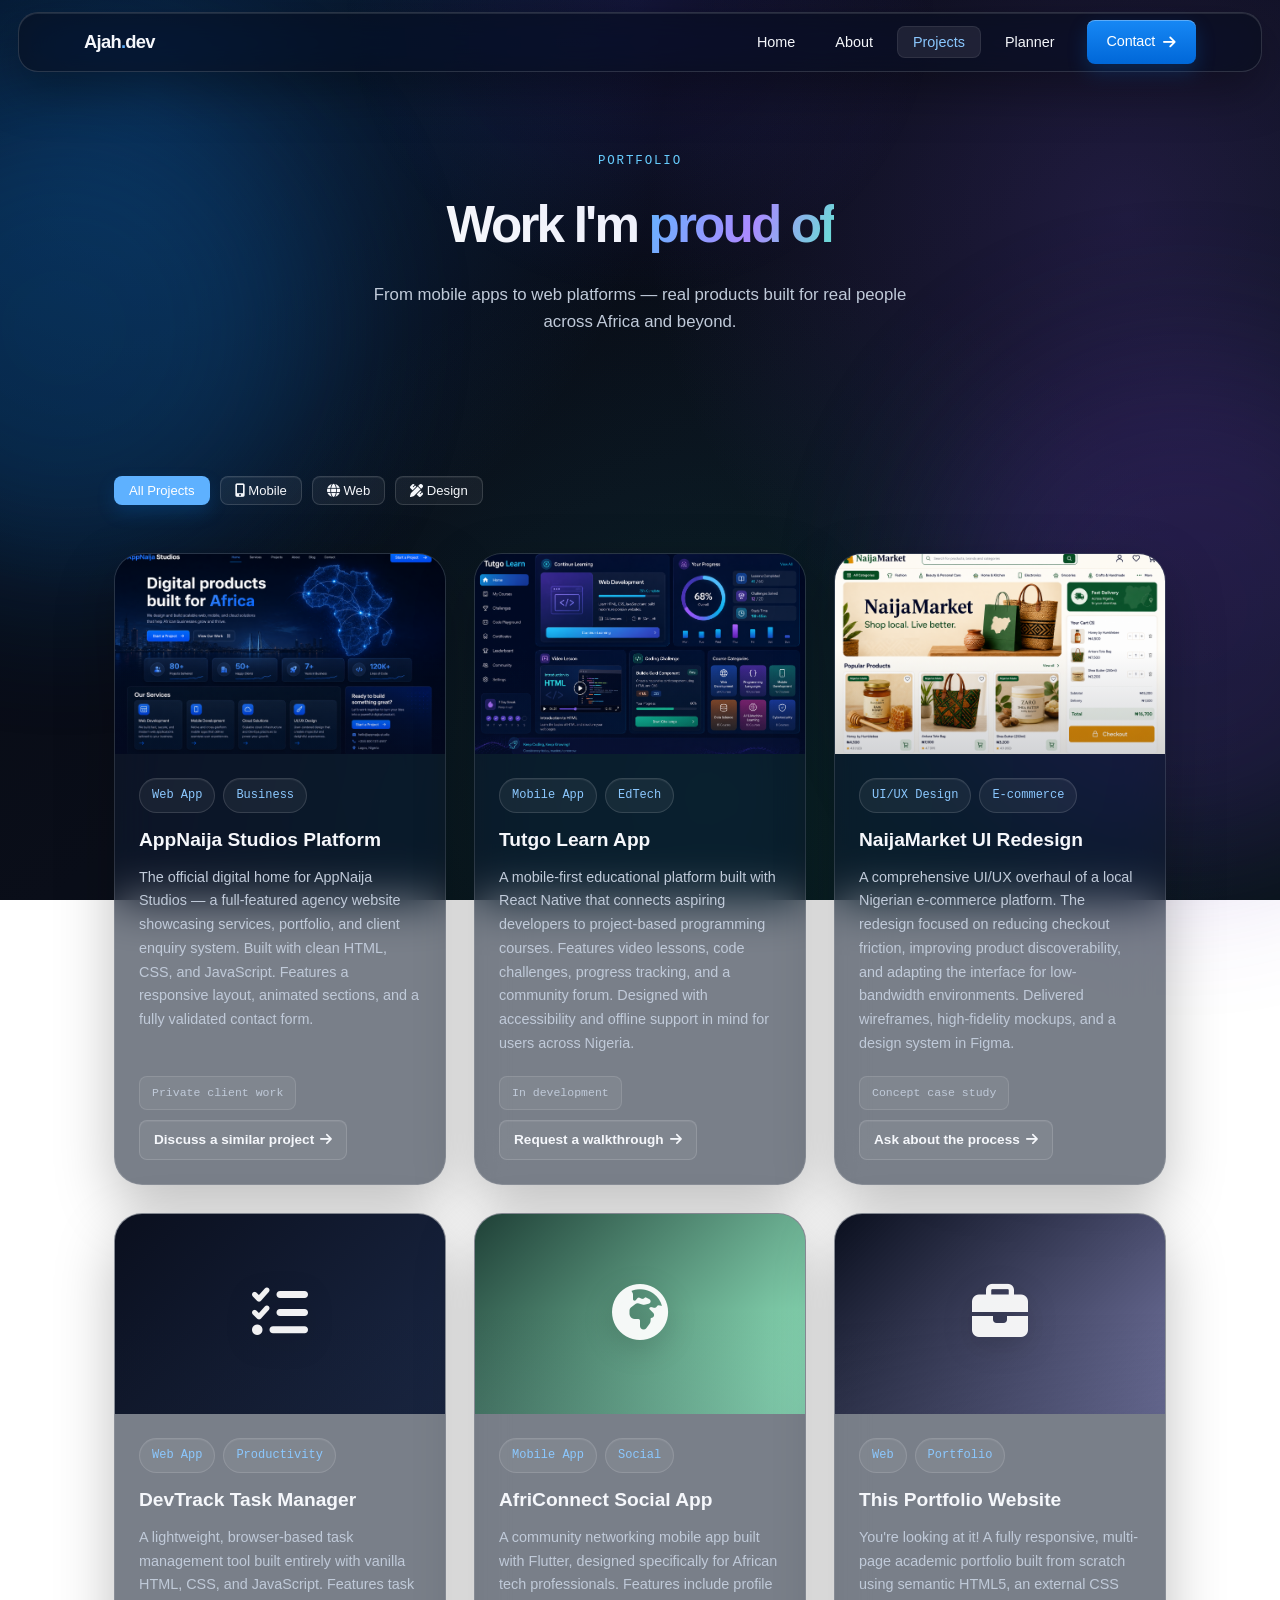
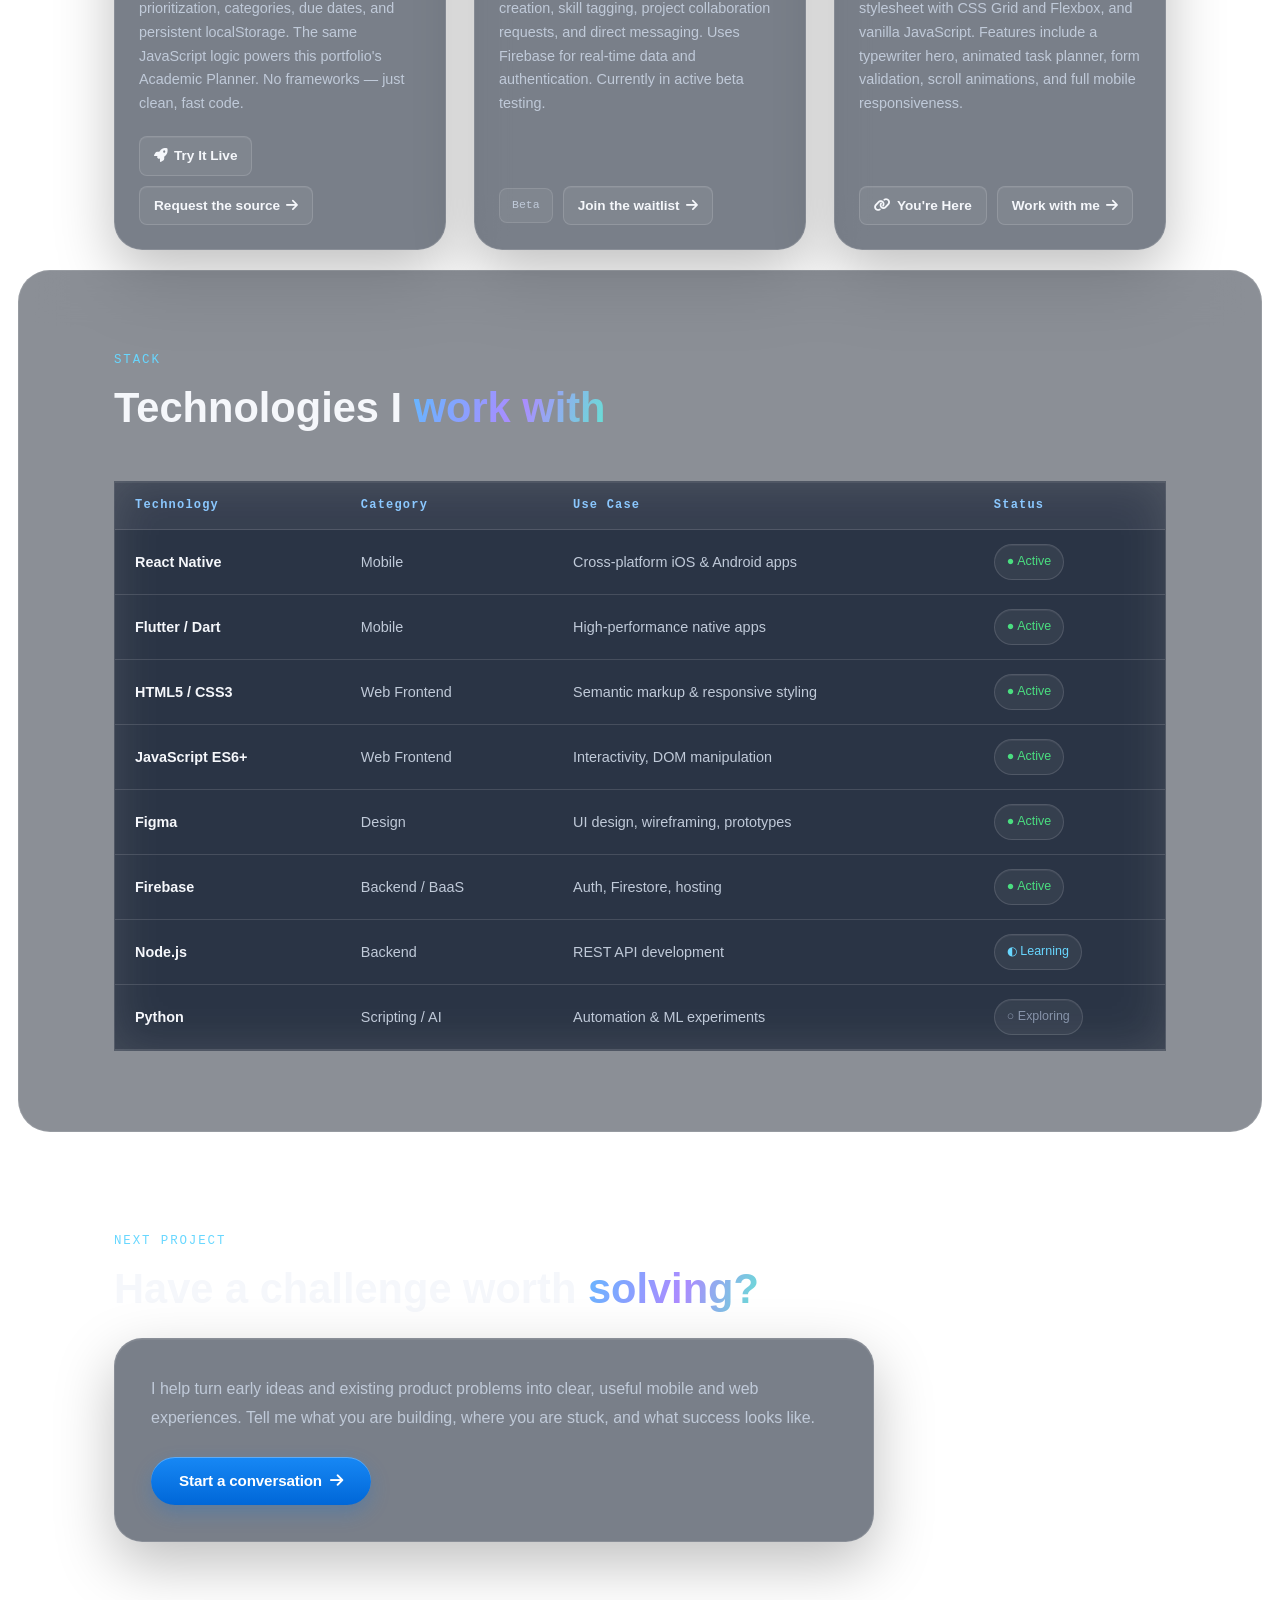
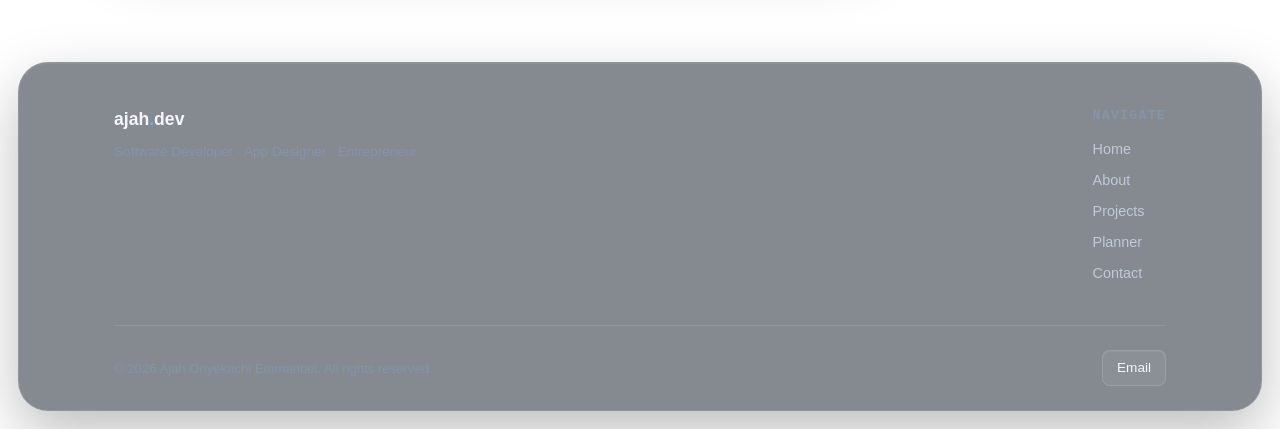
<file: projects.html>
<!doctype html>
<html lang="en">
  <head>
    <meta charset="UTF-8" />
    <meta name="viewport" content="width=device-width, initial-scale=1.0" />
    <meta
      name="description"
      content="Projects by Ajah Onyekachi Emmanuel — mobile apps, web platforms, and UI/UX designs."
    />
    <title>Projects — Ajah Emmanuel</title>
    <link rel="stylesheet" href="https://cdnjs.cloudflare.com/ajax/libs/font-awesome/6.7.2/css/all.min.css" />
    <link rel="stylesheet" href="style.css" />
  </head>
  <body>
    <!-- NAVBAR -->
    <nav class="navbar" role="navigation" aria-label="Main navigation">
      <div class="container nav-inner">
        <a class="nav-logo" href="index.html">Ajah<span>.</span>dev</a>

        <ul class="nav-links" role="list">
          <li><a href="index.html">Home</a></li>
          <li><a href="about.html">About</a></li>
          <li><a href="projects.html" class="active">Projects</a></li>
          <li><a href="planner.html">Planner</a></li>
          <li>
            <a href="contact.html" class="btn btn-primary nav-cta">Contact <i class="fa-solid fa-arrow-right" aria-hidden="true"></i></a>
          </li>
        </ul>
        <button
          class="hamburger"
          aria-label="Toggle menu"
          aria-expanded="false"
        >
          <span></span><span></span><span></span>
        </button>
      </div>
    </nav>

    <!-- PAGE HERO -->
    <header class="page-hero">
      <div class="container">
        <span class="section-label">portfolio</span>
        <h1 class="page-hero-title">
          Work I'm <span class="accent">proud of</span>
        </h1>
        <p class="page-hero-sub">
          From mobile apps to web platforms — real products built for real
          people across Africa and beyond.
        </p>
      </div>
    </header>

    <!-- PROJECT FILTERS -->
    <section class="section" style="padding-bottom: 0" aria-label="Projects">
      <div class="container">
        <div
          style="display: flex; gap: 10px; flex-wrap: wrap; margin-bottom: 36px"
          role="group"
          aria-label="Filter projects"
        >
          <button class="filter-btn proj-filter-btn active" data-cat="all">
            All Projects
          </button>
          <button class="filter-btn proj-filter-btn" data-cat="mobile">
            <i class="fa-solid fa-mobile-screen-button" aria-hidden="true"></i> Mobile
          </button>
          <button class="filter-btn proj-filter-btn" data-cat="web">
            <i class="fa-solid fa-globe" aria-hidden="true"></i> Web
          </button>
          <button class="filter-btn proj-filter-btn" data-cat="design">
            <i class="fa-solid fa-pen-ruler" aria-hidden="true"></i> Design
          </button>
        </div>

        <!-- PROJECTS GRID -->
        <div class="projects-grid" id="projects-grid">
          <!-- Project 1: AppNaija Studios Platform -->
          <article
            class="project-card fade-up"
            data-cat="web"
            aria-label="AppNaija Studios Platform"
          >
            <div class="project-thumb">
              <img
                src="project-appnaija.png"
                alt="Screenshot of the AppNaija Studios website interface"
                loading="lazy"
              />
            </div>
            <div class="project-body">
              <div class="project-meta">
                <span class="tag">Web App</span>
                <span class="tag">Business</span>
              </div>
              <h2 class="project-title">AppNaija Studios Platform</h2>
              <p class="project-desc">
                The official digital home for AppNaija Studios — a full-featured
                agency website showcasing services, portfolio, and client
                enquiry system. Built with clean HTML, CSS, and JavaScript.
                Features a responsive layout, animated sections, and a fully
                validated contact form.
              </p>
              <div class="project-links">
                <span class="project-status">Private client work</span>
                <a href="contact.html" class="project-link">Discuss a similar project <i class="fa-solid fa-arrow-right" aria-hidden="true"></i></a>
              </div>
            </div>
          </article>

          <!-- Project 2: Tutgo Learn App -->
          <article
            class="project-card fade-up"
            data-cat="mobile"
            aria-label="Tutgo Learn Mobile App"
          >
            <div class="project-thumb">
              <img
                src="project-tutgo.png"
                alt="Screenshot of the Tutgo Learn course dashboard"
                loading="lazy"
              />
            </div>
            <div class="project-body">
              <div class="project-meta">
                <span class="tag">Mobile App</span>
                <span class="tag">EdTech</span>
              </div>
              <h2 class="project-title">Tutgo Learn App</h2>
              <p class="project-desc">
                A mobile-first educational platform built with React Native that
                connects aspiring developers to project-based programming
                courses. Features video lessons, code challenges, progress
                tracking, and a community forum. Designed with accessibility and
                offline support in mind for users across Nigeria.
              </p>
              <div class="project-links">
                <span class="project-status">In development</span>
                <a href="contact.html" class="project-link">Request a walkthrough <i class="fa-solid fa-arrow-right" aria-hidden="true"></i></a>
              </div>
            </div>
          </article>

          <!-- Project 3: NaijaMarket UI Redesign -->
          <article
            class="project-card fade-up"
            data-cat="design"
            aria-label="NaijaMarket UI Redesign"
          >
            <div class="project-thumb">
              <img
                src="project-naijamarket.png"
                alt="Screenshot of the NaijaMarket e-commerce redesign"
                loading="lazy"
              />
            </div>
            <div class="project-body">
              <div class="project-meta">
                <span class="tag">UI/UX Design</span>
                <span class="tag">E-commerce</span>
              </div>
              <h2 class="project-title">NaijaMarket UI Redesign</h2>
              <p class="project-desc">
                A comprehensive UI/UX overhaul of a local Nigerian e-commerce
                platform. The redesign focused on reducing checkout friction,
                improving product discoverability, and adapting the interface
                for low-bandwidth environments. Delivered wireframes,
                high-fidelity mockups, and a design system in Figma.
              </p>
              <div class="project-links">
                <span class="project-status">Concept case study</span>
                <a href="contact.html" class="project-link">Ask about the process <i class="fa-solid fa-arrow-right" aria-hidden="true"></i></a>
              </div>
            </div>
          </article>

          <!-- Project 4: DevTrack Task Manager -->
          <article
            class="project-card fade-up"
            data-cat="web"
            aria-label="DevTrack Task Manager"
          >
            <div
              class="project-thumb"
              style="background: linear-gradient(135deg, #0a0f1e, #1a2744)"
            >
              <span style="position: relative; z-index: 1"><i class="fa-solid fa-list-check" aria-hidden="true"></i></span>
            </div>
            <div class="project-body">
              <div class="project-meta">
                <span class="tag">Web App</span>
                <span class="tag">Productivity</span>
              </div>
              <h2 class="project-title">DevTrack Task Manager</h2>
              <p class="project-desc">
                A lightweight, browser-based task management tool built entirely
                with vanilla HTML, CSS, and JavaScript. Features task
                prioritization, categories, due dates, and persistent
                localStorage. The same JavaScript logic powers this portfolio's
                Academic Planner. No frameworks — just clean, fast code.
              </p>
              <div class="project-links">
                <a href="planner.html" class="project-link"><i class="fa-solid fa-rocket" aria-hidden="true"></i> Try It Live</a>
                <a href="contact.html" class="project-link">Request the source <i class="fa-solid fa-arrow-right" aria-hidden="true"></i></a>
              </div>
            </div>
          </article>

          <!-- Project 5: AfriConnect Social App -->
          <article
            class="project-card fade-up"
            data-cat="mobile"
            aria-label="AfriConnect Social App"
          >
            <div
              class="project-thumb"
              style="background: linear-gradient(135deg, #1f4037, #99f2c8)"
            >
              <span style="position: relative; z-index: 1"><i class="fa-solid fa-earth-africa" aria-hidden="true"></i></span>
            </div>
            <div class="project-body">
              <div class="project-meta">
                <span class="tag">Mobile App</span>
                <span class="tag">Social</span>
              </div>
              <h2 class="project-title">AfriConnect Social App</h2>
              <p class="project-desc">
                A community networking mobile app built with Flutter, designed
                specifically for African tech professionals. Features include
                profile creation, skill tagging, project collaboration requests,
                and direct messaging. Uses Firebase for real-time data and
                authentication. Currently in active beta testing.
              </p>
              <div class="project-links">
                <span class="project-status">Beta</span>
                <a href="contact.html" class="project-link">Join the waitlist <i class="fa-solid fa-arrow-right" aria-hidden="true"></i></a>
              </div>
            </div>
          </article>

          <!-- Project 6: Portfolio Website -->
          <article
            class="project-card fade-up"
            data-cat="web"
            aria-label="This Portfolio Website"
          >
            <div
              class="project-thumb"
              style="background: linear-gradient(135deg, #0a0f1e, #5b4dff33)"
            >
              <span style="position: relative; z-index: 1"><i class="fa-solid fa-briefcase" aria-hidden="true"></i></span>
            </div>
            <div class="project-body">
              <div class="project-meta">
                <span class="tag">Web</span>
                <span class="tag">Portfolio</span>
              </div>
              <h2 class="project-title">This Portfolio Website</h2>
              <p class="project-desc">
                You're looking at it! A fully responsive, multi-page academic
                portfolio built from scratch using semantic HTML5, an external
                CSS stylesheet with CSS Grid and Flexbox, and vanilla
                JavaScript. Features include a typewriter hero, animated task
                planner, form validation, scroll animations, and full mobile
                responsiveness.
              </p>
              <div class="project-links">
                <a href="index.html" class="project-link"><i class="fa-solid fa-link" aria-hidden="true"></i> You're Here</a>
                <a href="contact.html" class="project-link">Work with me <i class="fa-solid fa-arrow-right" aria-hidden="true"></i></a>
              </div>
            </div>
          </article>
        </div>
        <!-- /projects-grid -->
      </div>
    </section>

    <!-- TECH STACK TABLE -->
    <section
      class="section fade-up"
      style="background: var(--navy-mid); border-top: 1px solid var(--border)"
      aria-label="Technology stack"
    >
      <div class="container">
        <span class="section-label">stack</span>
        <h2 class="section-title">
          Technologies I <span class="accent">work with</span>
        </h2>
        <div class="tech-table-wrap">
          <table class="tech-table" aria-label="Technology stack details">
            <thead>
              <tr>
                <th>Technology</th>
                <th>Category</th>
                <th>Use Case</th>
                <th>Status</th>
              </tr>
            </thead>
            <tbody>
              <tr>
                <td>React Native</td>
                <td>Mobile</td>
                <td>Cross-platform iOS &amp; Android apps</td>
                <td><span class="status-badge status-live">● Active</span></td>
              </tr>
              <tr>
                <td>Flutter / Dart</td>
                <td>Mobile</td>
                <td>High-performance native apps</td>
                <td><span class="status-badge status-live">● Active</span></td>
              </tr>
              <tr>
                <td>HTML5 / CSS3</td>
                <td>Web Frontend</td>
                <td>Semantic markup &amp; responsive styling</td>
                <td><span class="status-badge status-live">● Active</span></td>
              </tr>
              <tr>
                <td>JavaScript ES6+</td>
                <td>Web Frontend</td>
                <td>Interactivity, DOM manipulation</td>
                <td><span class="status-badge status-live">● Active</span></td>
              </tr>
              <tr>
                <td>Figma</td>
                <td>Design</td>
                <td>UI design, wireframing, prototypes</td>
                <td><span class="status-badge status-live">● Active</span></td>
              </tr>
              <tr>
                <td>Firebase</td>
                <td>Backend / BaaS</td>
                <td>Auth, Firestore, hosting</td>
                <td><span class="status-badge status-live">● Active</span></td>
              </tr>
              <tr>
                <td>Node.js</td>
                <td>Backend</td>
                <td>REST API development</td>
                <td><span class="status-badge status-wip">◐ Learning</span></td>
              </tr>
              <tr>
                <td>Python</td>
                <td>Scripting / AI</td>
                <td>Automation &amp; ML experiments</td>
                <td>
                  <span class="status-badge status-concept">○ Exploring</span>
                </td>
              </tr>
            </tbody>
          </table>
        </div>
      </div>
    </section>

    <!-- PROJECT CTA -->
    <section class="section fade-up" aria-label="Start a project">
      <div class="container">
        <span class="section-label">next project</span>
        <h2 class="section-title" style="margin-bottom: 24px">
          Have a challenge worth <span class="accent">solving?</span>
        </h2>
        <div class="project-cta-card">
          <p>
            I help turn early ideas and existing product problems into clear,
            useful mobile and web experiences. Tell me what you are building,
            where you are stuck, and what success looks like.
          </p>
          <a href="contact.html" class="btn btn-primary">Start a conversation <i class="fa-solid fa-arrow-right" aria-hidden="true"></i></a>
        </div>
      </div>
    </section>

    <!-- FOOTER -->
    <footer class="footer" role="contentinfo">
      <div class="container">
        <div class="footer-inner">
          <div>
            <div class="footer-logo">ajah<span>.</span>dev</div>
            <div class="footer-tagline">
              Software Developer · App Designer · Entrepreneur
            </div>
          </div>
          <div>
            <div class="footer-links-title">Navigate</div>
            <nav class="footer-nav">
              <a href="index.html">Home</a>
              <a href="about.html">About</a>
              <a href="projects.html">Projects</a>
              <a href="planner.html">Planner</a>
              <a href="contact.html">Contact</a>
            </nav>
          </div>
        </div>
        <div class="footer-bottom">
          <span>© 2026 Ajah Onyekachi Emmanuel. All rights reserved.</span>
          <div class="footer-socials">
            <a class="footer-social footer-email" href="mailto:emmanuel@appnaija.dev" aria-label="Email Ajah Emmanuel">Email</a>
          </div>
        </div>
      </div>
    </footer>

    <script src="main.js"></script>
  </body>
</html>
</file>
<file: style.css>
/* ================================================
   AJAH ONYEKACHI EMMANUEL — PORTFOLIO STYLESHEET
   External CSS | Responsive | Flexbox + Grid
   ================================================ */

/* ---- IMPORTS ---- */
/* ---- CSS VARIABLES ---- */
:root {
  --navy:      #070b14;
  --navy-mid:  rgba(16, 24, 40, 0.62);
  --navy-card: rgba(22, 32, 52, 0.58);
  --indigo:    #5eb1ff;
  --indigo-lt: #8bc8ff;
  --amber:     #68d7ff;
  --white:     #f5f7fb;
  --slate:     #8794aa;
  --slate-lt:  #c0cad9;
  --border:    rgba(255, 255, 255, 0.13);
  --glow:      rgba(51, 153, 255, 0.28);

  --ff-display: -apple-system, BlinkMacSystemFont, 'SF Pro Display', 'Helvetica Neue', sans-serif;
  --ff-body:    -apple-system, BlinkMacSystemFont, 'SF Pro Text', 'Helvetica Neue', sans-serif;
  --ff-mono:    'SFMono-Regular', Consolas, monospace;

  --nav-h: 72px;
  --radius: 16px;
  --radius-lg: 28px;
  --transition: 0.28s cubic-bezier(.2,.8,.2,1);
}

/* ---- RESET ---- */
*, *::before, *::after { box-sizing: border-box; margin: 0; padding: 0; }
html { scroll-behavior: smooth; font-size: 16px; }
body {
  font-family: var(--ff-body);
  background:
    radial-gradient(circle at 12% 10%, rgba(20, 111, 204, 0.28), transparent 32rem),
    radial-gradient(circle at 88% 24%, rgba(105, 70, 190, 0.23), transparent 30rem),
    radial-gradient(circle at 55% 88%, rgba(18, 128, 126, 0.18), transparent 34rem),
    linear-gradient(145deg, #050811 0%, #0a0e19 52%, #071417 100%);
  background-attachment: fixed;
  color: var(--white);
  line-height: 1.6;
  min-height: 100vh;
  overflow-x: hidden;
}
img { max-width: 100%; display: block; }
a { color: inherit; text-decoration: none; }
ul { list-style: none; }
button { cursor: pointer; font-family: var(--ff-body); }
:focus-visible {
  outline: 3px solid rgba(255,179,71,0.65);
  outline-offset: 3px;
}

/* ---- UTILITY ---- */
.container { max-width: 1100px; margin: 0 auto; padding: 0 24px; }
.section { padding: 80px 0; }
.section-label {
  font-family: var(--ff-mono);
  font-size: 0.78rem;
  color: var(--amber);
  letter-spacing: 0.15em;
  text-transform: uppercase;
  margin-bottom: 12px;
  display: block;
}
.section-title {
  font-family: var(--ff-display);
  font-size: clamp(1.8rem, 4vw, 2.6rem);
  font-weight: 700;
  color: var(--white);
  margin-bottom: 16px;
  line-height: 1.2;
}
.accent { color: var(--indigo); }
.amber  { color: var(--amber); }
.btn {
  display: inline-flex;
  align-items: center;
  gap: 8px;
  padding: 12px 28px;
  border-radius: var(--radius);
  font-family: var(--ff-display);
  font-weight: 600;
  font-size: 0.95rem;
  transition: var(--transition);
  border: none;
}
.btn-primary {
  background: var(--indigo-lt);
  color: var(--navy-mid);
  box-shadow: 0 0 24px var(--glow);
}
.btn-primary:hover { background: var(--indigo-lt); transform: translateY(-2px); box-shadow: 0 0 36px var(--glow); }
.btn-outline {
  background: transparent;
  color: var(--white);
  border: 1.5px solid var(--border);
}
.btn-outline:hover { border-color: var(--indigo); color: var(--indigo-lt); transform: translateY(-2px); }
.card {
  background: var(--navy-card);
  border: 1px solid var(--border);
  border-radius: var(--radius-lg);
  padding: 28px;
  transition: var(--transition);
}
.card:hover { border-color: var(--indigo); transform: translateY(-4px); box-shadow: 0 12px 48px rgba(91,77,255,0.15); }
.tag {
  display: inline-block;
  padding: 4px 12px;
  border-radius: 100px;
  font-size: 0.75rem;
  font-family: var(--ff-mono);
  background: rgba(91,77,255,0.15);
  color: var(--indigo-lt);
  border: 1px solid rgba(91,77,255,0.25);
}

/* ---- NAVBAR ---- */
.navbar {
  position: fixed;
  top: 0; left: 0; right: 0;
  height: var(--nav-h);
  background: rgba(10,15,30,0.85);
  backdrop-filter: blur(16px);
  border-bottom: 1px solid var(--border);
  z-index: 1000;
  transition: var(--transition);
}
.nav-inner {
  display: flex;
  align-items: center;
  justify-content: space-between;
  height: 100%;
}
.nav-logo {
  font-family: var(--ff-display);
  font-weight: 700;
  font-size: 1.15rem;
  letter-spacing: -0.02em;
}
.nav-logo span { color: var(--indigo); }
.nav-links {
  display: flex;
  align-items: center;
  gap: 8px;
}
.nav-links a {
  padding: 8px 16px;
  border-radius: 8px;
  font-size: 0.9rem;
  font-weight: 500;
  /* color: var(--); */
  transition: var(--transition);
}
.nav-links a:hover,
.nav-links a.active { color: var(--white); background: rgba(91,77,255,0.12); }
.nav-links a.active { color: var(--indigo-lt); }
.nav-cta { margin-left: 8px; color: var(--navy-mid); padding: 8px 20px !important; }
.hamburger {
  display: none;
  flex-direction: column;
  gap: 5px;
  background: none;
  border: none;
  padding: 4px;
}
.hamburger span {
  display: block;
  width: 24px;
  height: 2px;
  background: var(--white);
  border-radius: 2px;
  transition: var(--transition);
}
.hamburger.open span:nth-child(1) { transform: translateY(7px) rotate(45deg); }
.hamburger.open span:nth-child(2) { opacity: 0; }
.hamburger.open span:nth-child(3) { transform: translateY(-7px) rotate(-45deg); }

/* ---- HERO (index.html) ---- */
.hero {
  min-height: 100vh;
  display: flex;
  align-items: center;
  padding-top: var(--nav-h);
  position: relative;
  overflow: hidden;
}
.hero::before {
  content: '';
  position: absolute;
  top: -200px; right: -200px;
  width: 600px; height: 600px;
  background: radial-gradient(circle, rgba(91,77,255,0.18) 0%, transparent 70%);
  pointer-events: none;
}
.hero::after {
  content: '';
  position: absolute;
  bottom: -100px; left: -100px;
  width: 400px; height: 400px;
  background: radial-gradient(circle, rgba(255,179,71,0.08) 0%, transparent 70%);
  pointer-events: none;
}
.hero-grid {
  display: grid;
  grid-template-columns: 1fr 420px;
  gap: 60px;
  align-items: center;
}
.hero-eyebrow {
  display: flex;
  align-items: center;
  gap: 10px;
  margin-bottom: 20px;
}
.hero-dot {
  width: 8px; height: 8px;
  border-radius: 50%;
  background: var(--amber);
  animation: pulse 2s infinite;
}
@keyframes pulse {
  0%, 100% { opacity: 1; transform: scale(1); }
  50%       { opacity: 0.5; transform: scale(1.4); }
}
.hero-eyebrow span {
  font-family: var(--ff-mono);
  font-size: 0.8rem;
  color: var(--slate);
  letter-spacing: 0.05em;
}
.hero-name {
  font-family: var(--ff-display);
  font-size: clamp(2.4rem, 6vw, 4.2rem);
  font-weight: 700;
  line-height: 1.08;
  letter-spacing: -0.03em;
  margin-bottom: 16px;
}
.hero-title {
  font-family: var(--ff-mono);
  font-size: clamp(1rem, 2vw, 1.25rem);
  color: var(--indigo-lt);
  margin-bottom: 24px;
  min-height: 1.8em;
}
.cursor {
  display: inline-block;
  width: 2px;
  height: 1.1em;
  background: var(--amber);
  margin-left: 2px;
  vertical-align: middle;
  animation: blink 0.9s step-end infinite;
}
@keyframes blink { 0%, 100% { opacity: 1; } 50% { opacity: 0; } }
.hero-bio {
  font-size: 1.05rem;
  color: var(--slate-lt);
  max-width: 520px;
  margin-bottom: 36px;
  line-height: 1.75;
}
.hero-actions { display: flex; gap: 16px; flex-wrap: wrap; }
.hero-stats {
  display: flex;
  gap: 32px;
  margin-top: 48px;
  padding-top: 32px;
  border-top: 1px solid var(--border);
}
.stat-num {
  font-family: var(--ff-display);
  font-size: 1.8rem;
  font-weight: 700;
  color: var(--white);
}
.stat-label {
  font-size: 0.8rem;
  color: var(--slate);
  margin-top: 2px;
}
.hero-image-wrap {
  position: relative;
}
.hero-image-frame {
  width: 380px;
  height: 460px;
  border-radius: 24px;
  overflow: hidden;
  border: 1.5px solid var(--border);
  position: relative;
  background: var(--navy-card);
  border: none;
}
.hero-image-frame img {
  width: 100%;
  height: 100%;
  object-fit: cover;
  object-position: top center;
}
.hero-image-badge {
  position: absolute;
  bottom: -16px;
  left: -20px;
  background: var(--navy-card);
  border: 1px solid var(--border);
  border-radius: 12px;
  padding: 12px 16px;
  display: flex;
  align-items: center;
  gap: 10px;
  backdrop-filter: blur(8px);
}
.badge-icon { font-size: 1.4rem; }
.badge-text { font-size: 0.82rem; }
.badge-text strong { display: block; color: var(--white); font-weight: 600; }
.badge-text span { color: var(--slate); }
.hero-img-placeholder {
  width: 100%;
  height: 100%;
  display: flex;
  flex-direction: column;
  align-items: center;
  justify-content: center;
  gap: 12px;
  color: var(--slate);
  font-size: 0.85rem;
}
.hero-img-placeholder .initials {
  width: 100px; height: 100px;
  border-radius: 50%;
  background: linear-gradient(135deg, var(--indigo), var(--indigo-lt));
  display: flex; align-items: center; justify-content: center;
  font-family: var(--ff-display);
  font-size: 2rem;
  font-weight: 700;
  color: var(--white);
}

/* ---- FEATURED SECTION (homepage) ---- */
.featured-strip {
  padding: 40px 0;
  border-top: 1px solid var(--border);
  border-bottom: 1px solid var(--border);
}
.featured-inner {
  display: flex;
  align-items: center;
  gap: 32px;
  flex-wrap: wrap;
}
.featured-label {
  font-family: var(--ff-mono);
  font-size: 0.75rem;
  color: var(--slate);
  white-space: nowrap;
}
.featured-items {
  display: flex;
  gap: 24px;
  flex-wrap: wrap;
  align-items: center;
}
.featured-item {
  font-family: var(--ff-display);
  font-size: 0.9rem;
  font-weight: 600;
  color: var(--slate-lt);
  padding: 6px 14px;
  border-radius: 8px;
  border: 1px solid var(--border);
  transition: var(--transition);
}
.featured-item:hover { border-color: var(--indigo); color: var(--indigo-lt); }

/* ---- PAGE HERO (inner pages) ---- */
.page-hero {
  padding: calc(var(--nav-h) + 60px) 0 60px;
  text-align: center;
  position: relative;
  overflow: hidden;
}
.page-hero::before {
  content: '';
  position: absolute;
  top: 0; left: 50%;
  transform: translateX(-50%);
  width: 600px; height: 300px;
  background: radial-gradient(ellipse at top, rgba(91,77,255,0.15) 0%, transparent 70%);
  pointer-events: none;
}
.page-hero-title {
  font-family: var(--ff-display);
  font-size: clamp(2rem, 5vw, 3.2rem);
  font-weight: 700;
  margin-bottom: 16px;
  letter-spacing: -0.02em;
}
.page-hero-sub {
  color: var(--slate-lt);
  font-size: 1.05rem;
  max-width: 540px;
  margin: 0 auto;
}

/* ---- ABOUT PAGE ---- */
.about-grid {
  display: grid;
  grid-template-columns: 1fr 1fr;
  gap: 60px;
  align-items: start;
}
.about-image-frame {
  border-radius: var(--radius-lg);
  overflow: hidden;
  border: 1px solid var(--border);
  aspect-ratio: 4/5;
  background: var(--navy-card);
  display: flex;
  align-items: center;
  justify-content: center;
  position: relative;
}
.about-image-frame img { width: 100%; height: 100%; object-fit: cover; object-position: top; }
.about-placeholder {
  display: flex;
  flex-direction: column;
  align-items: center;
  gap: 12px;
  color: var(--slate);
}
.about-placeholder .initials {
  width: 120px; height: 120px;
  border-radius: 50%;
  background: linear-gradient(135deg, var(--indigo) 0%, #A855F7 100%);
  display: flex; align-items: center; justify-content: center;
  font-family: var(--ff-display);
  font-size: 2.5rem;
  font-weight: 700;
  color: var(--white);
}
.skills-grid {
  display: grid;
  grid-template-columns: 1fr 1fr;
  gap: 12px;
  margin-top: 24px;
}
.skill-item {
  display: flex;
  align-items: center;
  gap: 10px;
  padding: 12px 14px;
  background: var(--navy-card);
  border: 1px solid var(--border);
  border-radius: 10px;
  font-size: 0.88rem;
  font-weight: 500;
  transition: var(--transition);
}
.skill-item:hover { border-color: var(--indigo); }
.skill-icon { font-size: 1.2rem; }

.edu-timeline { margin-top: 16px; }
.edu-item {
  display: flex;
  gap: 16px;
  padding: 20px 0;
  border-bottom: 1px solid var(--border);
}
.edu-item:last-child { border-bottom: none; }
.edu-year {
  font-family: var(--ff-mono);
  font-size: 0.78rem;
  color: var(--amber);
  white-space: nowrap;
  padding-top: 4px;
  min-width: 80px;
}
.edu-degree {
  font-weight: 600;
  margin-bottom: 4px;
  font-family: var(--ff-display);
}
.edu-school { font-size: 0.88rem; color: var(--slate-lt); }

.hobbies-grid {
  display: grid;
  grid-template-columns: repeat(auto-fill, minmax(140px, 1fr));
  gap: 12px;
  margin-top: 16px;
}
.hobby-card {
  text-align: center;
  padding: 20px 12px;
  background: var(--navy-card);
  border: 1px solid var(--border);
  border-radius: var(--radius);
  font-size: 0.85rem;
  transition: var(--transition);
}
.hobby-card:hover { border-color: var(--amber); }
.hobby-icon { font-size: 1.6rem; margin-bottom: 8px; }

.aspirations-box {
  margin-top: 24px;
  padding: 24px;
  background: linear-gradient(135deg, rgba(91,77,255,0.12), rgba(168,85,247,0.08));
  border: 1px solid var(--border);
  border-radius: var(--radius-lg);
  position: relative;
  overflow: hidden;
}
.aspirations-box::before {
  content: '"';
  position: absolute;
  top: -10px; left: 20px;
  font-size: 8rem;
  font-family: Georgia, serif;
  color: rgba(91,77,255,0.12);
  line-height: 1;
  pointer-events: none;
}

/* ---- PROJECTS PAGE ---- */
.projects-grid {
  display: grid;
  grid-template-columns: repeat(auto-fill, minmax(320px, 1fr));
  gap: 28px;
  margin-top: 48px;
}
.project-card {
  background: var(--navy-card);
  border: 1px solid var(--border);
  border-radius: var(--radius-lg);
  overflow: hidden;
  transition: var(--transition);
  display: flex;
  flex-direction: column;
}
.project-card:hover { border-color: var(--indigo); transform: translateY(-6px); box-shadow: 0 16px 48px rgba(91,77,255,0.2); }
.project-thumb {
  height: 200px;
  background: linear-gradient(135deg, var(--navy-mid), var(--navy-card));
  display: flex;
  align-items: center;
  justify-content: center;
  font-size: 3.5rem;
  position: relative;
  overflow: hidden;
}
.project-thumb::after {
  content: '';
  position: absolute;
  inset: 0;
  background: linear-gradient(to bottom, transparent 50%, rgba(22,29,47,0.8));
}
.project-thumb img { width: 100%; height: 100%; object-fit: cover; }
.project-body { padding: 24px; flex: 1; display: flex; flex-direction: column; }
.project-meta {
  display: flex;
  gap: 8px;
  flex-wrap: wrap;
  margin-bottom: 12px;
}
.project-title {
  font-family: var(--ff-display);
  font-size: 1.2rem;
  font-weight: 700;
  margin-bottom: 10px;
}
.project-desc {
  font-size: 0.9rem;
  color: var(--slate-lt);
  line-height: 1.65;
  flex: 1;
  margin-bottom: 20px;
}
.project-links {
  display: flex;
  gap: 10px;
  flex-wrap: wrap;
  align-items: center;
}
.project-link {
  display: inline-flex;
  align-items: center;
  gap: 6px;
  font-size: 0.85rem;
  font-weight: 600;
  color: var(--indigo-lt);
  padding: 8px 14px;
  border: 1px solid rgba(91,77,255,0.3);
  border-radius: 8px;
  transition: var(--transition);
}
.project-link:hover { background: rgba(91,77,255,0.12); }
.project-status {
  display: inline-flex;
  align-items: center;
  min-height: 34px;
  padding: 7px 12px;
  border-radius: 8px;
  background: rgba(255,179,71,0.08);
  border: 1px solid var(--border);
  color: var(--slate-lt);
  font-family: var(--ff-mono);
  font-size: 0.72rem;
}
.project-cta-card {
  max-width: 760px;
  padding: 36px;
  border: 1px solid var(--border);
  border-radius: var(--radius-lg);
  background: linear-gradient(135deg, rgba(255,179,71,0.1), rgba(22,29,47,0.85));
}
.project-cta-card p {
  color: var(--slate-lt);
  line-height: 1.8;
  margin-bottom: 24px;
}

/* ---- TECH TABLE ---- */
.tech-table-wrap { margin-top: 48px; overflow-x: auto; }
.tech-table {
  width: 100%;
  border-collapse: collapse;
  font-size: 0.9rem;
}
.tech-table th {
  text-align: left;
  padding: 14px 20px;
  background: rgba(91,77,255,0.1);
  font-family: var(--ff-mono);
  font-size: 0.75rem;
  letter-spacing: 0.1em;
  color: var(--indigo-lt);
  border-bottom: 1px solid var(--border);
}
.tech-table td {
  padding: 14px 20px;
  border-bottom: 1px solid var(--border);
  color: var(--slate-lt);
  vertical-align: middle;
}
.tech-table tr:hover td { background: rgba(91,77,255,0.04); }
.tech-table td:first-child { font-weight: 600; color: var(--white); }
.status-badge {
  display: inline-flex;
  align-items: center;
  gap: 6px;
  font-size: 0.78rem;
  padding: 3px 10px;
  border-radius: 100px;
}
.status-live   { background: rgba(34,197,94,0.15); color: #4ade80; border: 1px solid rgba(34,197,94,0.3); }
.status-wip    { background: rgba(255,179,71,0.15); color: var(--amber); border: 1px solid rgba(255,179,71,0.3); }
.status-concept{ background: rgba(148,163,184,0.15); color: var(--slate); border: 1px solid rgba(148,163,184,0.2); }

/* ---- PLANNER PAGE ---- */
.planner-layout {
  display: grid;
  grid-template-columns: 340px 1fr;
  gap: 32px;
  align-items: start;
}
.planner-input-card {
  background: var(--navy-card);
  border: 1px solid var(--border);
  border-radius: var(--radius-lg);
  padding: 28px;
  position: sticky;
  top: calc(var(--nav-h) + 20px);
}
.form-group { margin-bottom: 16px; }
.form-label {
  display: block;
  font-size: 0.82rem;
  font-weight: 600;
  color: var(--slate-lt);
  margin-bottom: 8px;
  font-family: var(--ff-display);
}
.form-input,
.form-select,
.form-textarea {
  width: 100%;
  background: var(--navy);
  border: 1.5px solid var(--border);
  border-radius: 10px;
  color: var(--white);
  font-family: var(--ff-body);
  font-size: 0.92rem;
  padding: 12px 14px;
  transition: var(--transition);
  outline: none;
}
.form-input:focus,
.form-select:focus,
.form-textarea:focus { border-color: var(--indigo); box-shadow: 0 0 0 3px rgba(91,77,255,0.15); }
.form-input::placeholder,
.form-textarea::placeholder { color: var(--slate); }
.form-select { appearance: none; cursor: pointer; }
.form-textarea { resize: vertical; min-height: 80px; }

.tasks-panel { min-height: 400px; }
.tasks-header {
  display: flex;
  align-items: center;
  justify-content: space-between;
  margin-bottom: 20px;
}
.tasks-count {
  font-family: var(--ff-mono);
  font-size: 0.82rem;
  color: var(--slate);
}
.tasks-filters {
  display: flex;
  gap: 8px;
  margin-bottom: 20px;
  flex-wrap: wrap;
}
.filter-btn {
  padding: 6px 14px;
  border-radius: 8px;
  font-size: 0.82rem;
  font-weight: 500;
  border: 1px solid var(--border);
  background: transparent;
  color: var(--slate-lt);
  transition: var(--transition);
}
.filter-btn.active { background: var(--indigo); color: var(--white); border-color: var(--indigo); }
.filter-btn:hover:not(.active) { border-color: var(--indigo); color: var(--white); }

.task-list { display: flex; flex-direction: column; gap: 12px; }
.task-item {
  display: flex;
  align-items: flex-start;
  gap: 14px;
  padding: 16px 20px;
  background: var(--navy-card);
  border: 1px solid var(--border);
  border-radius: var(--radius);
  transition: var(--transition);
  animation: slideIn 0.3s ease;
}
@keyframes slideIn {
  from { opacity: 0; transform: translateY(-8px); }
  to   { opacity: 1; transform: translateY(0); }
}
.task-item.completed { opacity: 0.55; }
.task-item.completed .task-text { text-decoration: line-through; color: var(--slate); }
.task-checkbox {
  width: 20px; height: 20px;
  border-radius: 6px;
  border: 2px solid var(--border);
  background: transparent;
  cursor: pointer;
  flex-shrink: 0;
  margin-top: 2px;
  display: flex; align-items: center; justify-content: center;
  transition: var(--transition);
  font-size: 0.7rem;
  color: transparent;
}
.task-checkbox.checked {
  background: var(--indigo);
  border-color: var(--indigo);
  color: var(--white);
}
.task-body { flex: 1; }
.task-text { font-weight: 500; margin-bottom: 4px; font-size: 0.95rem; }
.task-meta { display: flex; gap: 10px; flex-wrap: wrap; align-items: center; }
.task-priority {
  font-size: 0.72rem;
  padding: 2px 8px;
  border-radius: 6px;
  font-family: var(--ff-mono);
}
.priority-high   { background: rgba(239,68,68,0.15); color: #f87171; border: 1px solid rgba(239,68,68,0.25); }
.priority-medium { background: rgba(255,179,71,0.15); color: var(--amber); border: 1px solid rgba(255,179,71,0.25); }
.priority-low    { background: rgba(34,197,94,0.15); color: #4ade80; border: 1px solid rgba(34,197,94,0.25); }
.task-due { font-size: 0.78rem; color: var(--slate); font-family: var(--ff-mono); }
.task-category-label {
  font-size: 0.72rem;
  color: var(--indigo-lt);
  font-family: var(--ff-mono);
}
.task-delete {
  background: none;
  border: none;
  color: var(--slate);
  font-size: 1.1rem;
  padding: 4px;
  border-radius: 6px;
  transition: var(--transition);
  flex-shrink: 0;
}
.task-delete:hover { color: #f87171; background: rgba(239,68,68,0.1); }
.tasks-empty {
  text-align: center;
  padding: 60px 20px;
  color: var(--slate);
}
.tasks-empty .empty-icon { font-size: 2.5rem; margin-bottom: 12px; }
.tasks-empty p { font-size: 0.9rem; }

/* ---- CONTACT PAGE ---- */
.contact-grid {
  display: grid;
  grid-template-columns: 340px 1fr;
  gap: 48px;
  align-items: start;
}
.contact-info-card {
  background: var(--navy-card);
  border: 1px solid var(--border);
  border-radius: var(--radius-lg);
  padding: 32px;
  position: sticky;
  top: calc(var(--nav-h) + 20px);
}
.contact-info-title {
  font-family: var(--ff-display);
  font-size: 1.4rem;
  font-weight: 700;
  margin-bottom: 8px;
}
.contact-info-sub { color: var(--slate-lt); font-size: 0.9rem; line-height: 1.6; margin-bottom: 28px; }
.contact-detail {
  display: flex;
  align-items: flex-start;
  gap: 14px;
  padding: 14px 0;
  border-bottom: 1px solid var(--border);
}
.contact-detail:last-of-type { border-bottom: none; }
.contact-icon {
  width: 40px; height: 40px;
  border-radius: 10px;
  background: rgba(91,77,255,0.12);
  border: 1px solid var(--border);
  display: flex; align-items: center; justify-content: center;
  font-size: 1.1rem;
  flex-shrink: 0;
}
.contact-detail-label { font-size: 0.78rem; color: var(--slate); margin-bottom: 2px; }
.contact-detail-value { font-weight: 500; font-size: 0.92rem; }
.contact-link { transition: color var(--transition); }
.contact-link:hover { color: var(--amber); }

.contact-form-card {
  background: var(--navy-card);
  border: 1px solid var(--border);
  border-radius: var(--radius-lg);
  padding: 36px;
}
.contact-form-title {
  font-family: var(--ff-display);
  font-size: 1.5rem;
  font-weight: 700;
  margin-bottom: 6px;
}
.contact-form-sub { color: var(--slate-lt); font-size: 0.9rem; margin-bottom: 28px; }
.form-row { display: grid; grid-template-columns: 1fr 1fr; gap: 16px; }
.field-error {
  font-size: 0.78rem;
  color: #f87171;
  margin-top: 5px;
  display: none;
  font-family: var(--ff-mono);
}
.field-error.show { display: block; }
.form-input.error,
.form-textarea.error { border-color: #ef4444; }
.form-success {
  text-align: center;
  padding: 40px 20px;
  display: none;
}
.form-success.show { display: block; }
.success-icon { font-size: 3rem; margin-bottom: 12px; }
.success-title { font-family: var(--ff-display); font-size: 1.4rem; font-weight: 700; margin-bottom: 8px; }
.success-sub { color: var(--slate-lt); }

/* ---- FOOTER ---- */
.footer {
  padding: 48px 0 24px;
  border-top: 1px solid var(--border);
  margin-top: 40px;
}
.footer-inner {
  display: flex;
  justify-content: space-between;
  align-items: flex-start;
  gap: 32px;
  flex-wrap: wrap;
  margin-bottom: 32px;
}
.footer-logo {
  font-family: var(--ff-display);
  font-size: 1.1rem;
  font-weight: 700;
  margin-bottom: 8px;
}
.footer-logo span { color: var(--indigo); }
.footer-tagline { font-size: 0.85rem; color: var(--slate); }
.footer-links-title {
  font-size: 0.82rem;
  font-weight: 600;
  text-transform: uppercase;
  letter-spacing: 0.1em;
  color: var(--slate);
  margin-bottom: 12px;
  font-family: var(--ff-mono);
}
.footer-nav a {
  display: block;
  font-size: 0.9rem;
  color: var(--slate-lt);
  margin-bottom: 8px;
  transition: var(--transition);
}
.footer-nav a:hover { color: var(--indigo-lt); }
.footer-bottom {
  display: flex;
  justify-content: space-between;
  align-items: center;
  padding-top: 24px;
  border-top: 1px solid var(--border);
  font-size: 0.82rem;
  color: var(--slate);
  flex-wrap: wrap;
  gap: 8px;
}
.footer-socials { display: flex; gap: 12px; }
.footer-social {
  width: 36px; height: 36px;
  border-radius: 8px;
  border: 1px solid var(--border);
  display: flex; align-items: center; justify-content: center;
  color: var(--slate);
  font-size: 0.85rem;
  transition: var(--transition);
}
.footer-social:hover { border-color: var(--indigo); color: var(--indigo-lt); }
.footer-email { width: auto; padding: 0 14px; }

/* ---- PROCESS ---- */
.process-grid {
  display: grid;
  grid-template-columns: repeat(3, 1fr);
  gap: 16px;
}
.process-card {
  padding: 28px;
  border: 1px solid var(--border);
  border-radius: var(--radius-lg);
  background: var(--navy-card);
}
.process-card > span {
  display: block;
  margin-bottom: 28px;
  color: var(--amber);
  font-family: var(--ff-mono);
  font-size: 0.78rem;
}
.process-card h3 {
  margin-bottom: 8px;
  font-family: var(--ff-display);
  font-size: 1.05rem;
}
.process-card p { color: var(--slate-lt); font-size: 0.88rem; line-height: 1.7; }

/* ---- MULTIMEDIA ---- */
.media-section { padding: 48px 0; }
.media-card {
  background: var(--navy-card);
  border: 1px solid var(--border);
  border-radius: var(--radius-lg);
  overflow: hidden;
  padding: 24px;
}
.media-card audio,
.media-card video { width: 100%; border-radius: 8px; outline: none; }
.media-layout {
  display: grid;
  grid-template-columns: minmax(0, 0.8fr) minmax(320px, 1.2fr);
  gap: 32px;
  align-items: center;
}
.media-copy { color: var(--slate-lt); line-height: 1.8; }

/* ---- ANIMATIONS ---- */
.fade-up {
  opacity: 0;
  transform: translateY(24px);
  transition: opacity 0.5s ease, transform 0.5s ease;
}
.fade-up.visible { opacity: 1; transform: translateY(0); }

/* ---- RESPONSIVE ---- */
@media (max-width: 900px) {
  .hero-grid { grid-template-columns: 1fr; }
  .hero { padding-top: calc(var(--nav-h) + 64px); padding-bottom: 72px; }
  .hero-image-wrap { width: min(380px, 100%); margin: 8px auto 0; }
  .hero-image-frame { width: 100%; }
  .about-grid { grid-template-columns: 1fr; }
  .planner-layout { grid-template-columns: 1fr; }
  .contact-grid { grid-template-columns: 1fr; }
  .form-row { grid-template-columns: 1fr; }
  .skills-grid { grid-template-columns: 1fr 1fr; }
  .process-grid { grid-template-columns: 1fr; }
  .media-layout { grid-template-columns: 1fr; }
}

@media (max-width: 700px) {
  .nav-links { display: none; position: fixed; top: var(--nav-h); left: 0; right: 0; background: var(--navy-mid); flex-direction: column; padding: 16px; border-bottom: 1px solid var(--border); gap: 4px; }
  .nav-links.open { display: flex; }
  .hamburger { display: flex; }
  .hero-stats { display: grid; grid-template-columns: repeat(2, 1fr); gap: 24px 16px; }
  .hero-image-badge { left: 12px; }
  .hero-image-frame { height: 420px; }
  .projects-grid { grid-template-columns: 1fr; }
  .skills-grid { grid-template-columns: 1fr; }
  .hobbies-grid { grid-template-columns: repeat(2, 1fr); }
  .footer-inner { flex-direction: column; gap: 24px; }
  .footer-bottom { flex-direction: column; text-align: center; }
  .media-layout { grid-template-columns: 1fr; padding: 18px; }
}

@media (prefers-reduced-motion: reduce) {
  *, *::before, *::after { animation-duration: 0.01ms !important; transition-duration: 0.01ms !important; }
}

/* ---- APPLE-INSPIRED GLASS UI ---- */
body::before,
body::after {
  content: '';
  position: fixed;
  z-index: -1;
  width: 32rem;
  height: 32rem;
  border-radius: 50%;
  filter: blur(80px);
  opacity: 0.45;
  pointer-events: none;
}
body::before { top: 8%; left: -12rem; background: #7cc5ff; }
body::after { right: -10rem; bottom: 4%; background: #bba4ff; }

.navbar {
  top: 12px;
  left: 18px;
  right: 18px;
  width: auto;
  height: 60px;
  background: rgba(255, 255, 255, 0.52) !important;
  -webkit-backdrop-filter: saturate(180%) blur(24px);
  backdrop-filter: saturate(180%) blur(24px);
  border: 1px solid rgba(255, 255, 255, 0.82);
  border-radius: 20px;
  box-shadow: 0 14px 40px rgba(49, 69, 99, 0.12), inset 0 1px 0 rgba(255,255,255,.72);
}
.navbar .container { max-width: 1160px; }
.nav-logo { letter-spacing: -0.04em; }
.nav-links a:hover,
.nav-links a.active { color: #0f172a; background: rgba(255,255,255,.68); }
.nav-links a.active { color: var(--indigo); box-shadow: inset 0 0 0 1px rgba(255,255,255,.78); }

.btn {
  border-radius: 999px;
  min-height: 44px;
  justify-content: center;
  letter-spacing: -0.01em;
}
.btn-primary {
  color: #fff;
  background: linear-gradient(180deg, #1788f5 0%, #0067d8 100%);
  box-shadow: 0 8px 20px rgba(0, 113, 227, 0.24), inset 0 1px 0 rgba(255,255,255,.3);
}
.btn-primary:hover { background: linear-gradient(180deg, #3197f8, #0672e5); box-shadow: 0 12px 28px rgba(0,113,227,.28); }
.btn-outline,
.filter-btn,
.project-link,
.footer-social {
  background: rgba(255,255,255,.38);
  border-color: rgba(255,255,255,.78);
  box-shadow: inset 0 1px 0 rgba(255,255,255,.56);
}
.btn-outline:hover,
.filter-btn:hover:not(.active),
.project-link:hover { background: rgba(255,255,255,.72); color: var(--indigo); }

.hero { min-height: 94vh; padding-top: calc(var(--nav-h) + 40px); }
.hero::before { background: radial-gradient(circle, rgba(0,113,227,.18), transparent 68%); }
.hero::after { background: radial-gradient(circle, rgba(146,95,255,.14), transparent 68%); }
.hero-name,
.page-hero-title { letter-spacing: -0.055em; }
.hero-name .accent,
.page-hero-title .accent,
.section-title .accent {
  background: linear-gradient(110deg, #0071e3, #7655e7 55%, #00a6a6);
  -webkit-background-clip: text;
  background-clip: text;
  color: transparent;
}
.hero-eyebrow,
.tag,
.status-badge {
  width: fit-content;
  background: rgba(255,255,255,.48);
  border: 1px solid rgba(255,255,255,.7);
  border-radius: 999px;
  padding: 7px 12px;
  box-shadow: inset 0 1px 0 rgba(255,255,255,.58);
}
.hero-image-frame,
.about-image-frame {
  border: 1px solid rgba(255,255,255,.82);
  box-shadow: 0 28px 70px rgba(57,74,102,.2), inset 0 1px 0 rgba(255,255,255,.8);
}
.hero-image-frame::before { background: linear-gradient(135deg, #67b7ff, #9f86ff); }
.hero-image-badge {
  background: rgba(255,255,255,.62);
  -webkit-backdrop-filter: saturate(180%) blur(22px);
  backdrop-filter: saturate(180%) blur(22px);
  border: 1px solid rgba(255,255,255,.84);
  box-shadow: 0 16px 42px rgba(47,67,100,.18), inset 0 1px 0 #fff;
}

.card,
.project-card,
.planner-input-card,
.task-item,
.contact-info-card,
.contact-form-card,
.process-card,
.media-card,
.project-cta-card,
.aspirations-box,
.skill-item,
.hobby-card,
.tech-table,
.featured-strip {
  background: rgba(255, 255, 255, 0.42);
  -webkit-backdrop-filter: saturate(170%) blur(24px);
  backdrop-filter: saturate(170%) blur(24px);
  border: 1px solid rgba(255,255,255,.76);
  box-shadow: 0 18px 50px rgba(65, 82, 108, 0.1), inset 0 1px 0 rgba(255,255,255,.72);
}
.card:hover,
.project-card:hover,
.skill-item:hover,
.hobby-card:hover {
  border-color: rgba(255,255,255,.96);
  box-shadow: 0 24px 60px rgba(52,75,110,.17), inset 0 1px 0 #fff;
}
.featured-strip { margin: 0 18px; border-radius: 28px; }
.featured-item { display: inline-flex; align-items: center; gap: 8px; }
.featured-item i,
.feature-icon,
.skill-icon,
.hobby-icon,
.badge-icon,
.contact-icon,
.success-icon,
.empty-icon { color: var(--indigo); }
.feature-icon { font-size: 1.7rem; margin-bottom: 10px; }
.hobby-icon { font-size: 1.45rem; }
.project-thumb i { color: rgba(255,255,255,.94); filter: drop-shadow(0 8px 14px rgba(0,0,0,.18)); }
.project-thumb::after { background: linear-gradient(to bottom, transparent 48%, rgba(17,24,39,.18)); }
.project-status { background: rgba(255,255,255,.34); border-color: rgba(255,255,255,.7); }

.page-hero { padding-top: calc(var(--nav-h) + 80px); }
.section[style*="background: var(--navy-mid)"] {
  margin: 20px 18px;
  border: 1px solid rgba(255,255,255,.72) !important;
  border-radius: 32px;
  background: rgba(255,255,255,.3) !important;
  -webkit-backdrop-filter: blur(22px);
  backdrop-filter: blur(22px);
}
.tech-table { border-collapse: separate; border-spacing: 0; overflow: hidden; }
.tech-table th { background: rgba(255,255,255,.48); color: var(--indigo); }
.tech-table tr:hover td { background: rgba(255,255,255,.32); }
.edu-item { border-color: rgba(255,255,255,.72); }
.aspirations-box::before { color: rgba(0,113,227,.1); }
.aspirations-box li > i { color: var(--indigo); flex-shrink: 0; margin-top: 4px; }

.form-input,
.form-select,
.form-textarea {
  color: var(--white);
  background: rgba(255,255,255,.38);
  border-color: rgba(255,255,255,.78);
  box-shadow: inset 0 1px 1px rgba(40,54,78,.05);
}
.form-input:focus,
.form-select:focus,
.form-textarea:focus { background: rgba(255,255,255,.7); box-shadow: 0 0 0 4px rgba(0,113,227,.12); }
.filter-btn.active { color: #fff; background: var(--indigo); border-color: transparent; box-shadow: 0 8px 18px rgba(0,113,227,.2); }
.task-checkbox.checked { background: var(--indigo); }
.task-checkbox i { font-size: .7rem; }
.task-due i { color: var(--indigo); }
.contact-icon { background: rgba(255,255,255,.48); border-color: rgba(255,255,255,.78); }

.footer {
  margin: 40px 18px 18px;
  padding: 42px 0 24px;
  background: rgba(255,255,255,.3);
  -webkit-backdrop-filter: saturate(170%) blur(24px);
  backdrop-filter: saturate(170%) blur(24px);
  border: 1px solid rgba(255,255,255,.72);
  border-radius: 30px;
  box-shadow: 0 18px 48px rgba(65,82,108,.09), inset 0 1px 0 rgba(255,255,255,.72);
}
.footer-bottom { border-color: rgba(255,255,255,.7); }

@media (max-width: 700px) {
  .navbar { top: 8px; left: 10px; right: 10px; border-radius: 18px; }
  .nav-links {
    top: 76px;
    left: 10px;
    right: 10px;
    background: rgba(255,255,255,.78);
    -webkit-backdrop-filter: blur(28px);
    backdrop-filter: blur(28px);
    border: 1px solid rgba(255,255,255,.86);
    border-radius: 20px;
    box-shadow: 0 20px 50px rgba(47,67,100,.17);
  }
  .featured-strip,
  .section[style*="background: var(--navy-mid)"],
  .footer { margin-left: 10px; margin-right: 10px; }
  .hero { padding-top: 120px; }
}

/* ---- DARK-ONLY GLASS PALETTE ---- */
body::before { background: #0a68b9; opacity: .28; }
body::after { background: #6337b8; opacity: .25; }

.navbar {
  background: rgba(9, 15, 27, 0.66) !important;
  border-color: rgba(255,255,255,.14);
  box-shadow: 0 18px 48px rgba(0,0,0,.34), inset 0 1px 0 rgba(255,255,255,.1);
}
.nav-links a:hover,
.nav-links a.active {
  color: var(--white);
  background: rgba(255,255,255,.08);
}
.nav-links a.active {
  color: var(--indigo-lt);
  box-shadow: inset 0 0 0 1px rgba(255,255,255,.08);
}

.btn-outline,
.filter-btn,
.project-link,
.footer-social {
  color: var(--white);
  background: rgba(255,255,255,.055);
  border-color: rgba(255,255,255,.14);
  box-shadow: inset 0 1px 0 rgba(255,255,255,.06);
}
.btn-outline:hover,
.filter-btn:hover:not(.active),
.project-link:hover {
  background: rgba(255,255,255,.1);
  color: var(--indigo-lt);
  border-color: rgba(139,200,255,.34);
}

.hero-name .accent,
.page-hero-title .accent,
.section-title .accent {
  background: linear-gradient(110deg, #65b7ff, #ac8bff 55%, #66e1d4);
  -webkit-background-clip: text;
  background-clip: text;
  color: transparent;
}
.hero-eyebrow,
.tag,
.status-badge {
  background: rgba(255,255,255,.055);
  border-color: rgba(255,255,255,.13);
  box-shadow: inset 0 1px 0 rgba(255,255,255,.06);
}
.hero-image-frame,
.about-image-frame {
  border-color: rgba(255,255,255,.16);
  box-shadow: 0 30px 80px rgba(0,0,0,.42), inset 0 1px 0 rgba(255,255,255,.1);
}
.hero-image-badge {
  background: rgba(15,23,38,.7);
  border-color: rgba(255,255,255,.15);
  box-shadow: 0 20px 48px rgba(0,0,0,.38), inset 0 1px 0 rgba(255,255,255,.1);
}

.card,
.project-card,
.planner-input-card,
.task-item,
.contact-info-card,
.contact-form-card,
.process-card,
.media-card,
.project-cta-card,
.aspirations-box,
.skill-item,
.hobby-card,
.tech-table,
.featured-strip {
  background: rgba(17, 27, 45, 0.56);
  border-color: rgba(255,255,255,.12);
  box-shadow: 0 22px 58px rgba(0,0,0,.25), inset 0 1px 0 rgba(255,255,255,.07);
}
.card:hover,
.project-card:hover,
.skill-item:hover,
.hobby-card:hover {
  border-color: rgba(139,200,255,.28);
  box-shadow: 0 28px 68px rgba(0,0,0,.38), 0 0 30px rgba(43,137,226,.08), inset 0 1px 0 rgba(255,255,255,.1);
}
.project-status { background: rgba(255,255,255,.05); border-color: rgba(255,255,255,.12); }

.section[style*="background: var(--navy-mid)"] {
  background: rgba(13,21,36,.48) !important;
  border-color: rgba(255,255,255,.11) !important;
}
.tech-table th { background: rgba(255,255,255,.055); color: var(--indigo-lt); }
.tech-table tr:hover td { background: rgba(255,255,255,.035); }
.edu-item { border-color: rgba(255,255,255,.11); }

.form-input,
.form-select,
.form-textarea {
  color: var(--white);
  background: rgba(5,10,20,.48);
  border-color: rgba(255,255,255,.13);
  color-scheme: dark;
  box-shadow: inset 0 1px 2px rgba(0,0,0,.22);
}
.form-input:focus,
.form-select:focus,
.form-textarea:focus {
  background: rgba(9,16,29,.72);
  border-color: rgba(94,177,255,.65);
  box-shadow: 0 0 0 4px rgba(94,177,255,.12);
}
.form-input::placeholder,
.form-textarea::placeholder { color: #718096; }

.footer {
  background: rgba(12,20,34,.5);
  border-color: rgba(255,255,255,.11);
  box-shadow: 0 22px 58px rgba(0,0,0,.26), inset 0 1px 0 rgba(255,255,255,.07);
}
.footer-bottom { border-color: rgba(255,255,255,.1); }

@media (max-width: 700px) {
  .nav-links {
    background: rgba(9,15,27,.88);
    border-color: rgba(255,255,255,.14);
    box-shadow: 0 22px 54px rgba(0,0,0,.46);
  }
}
</file>
